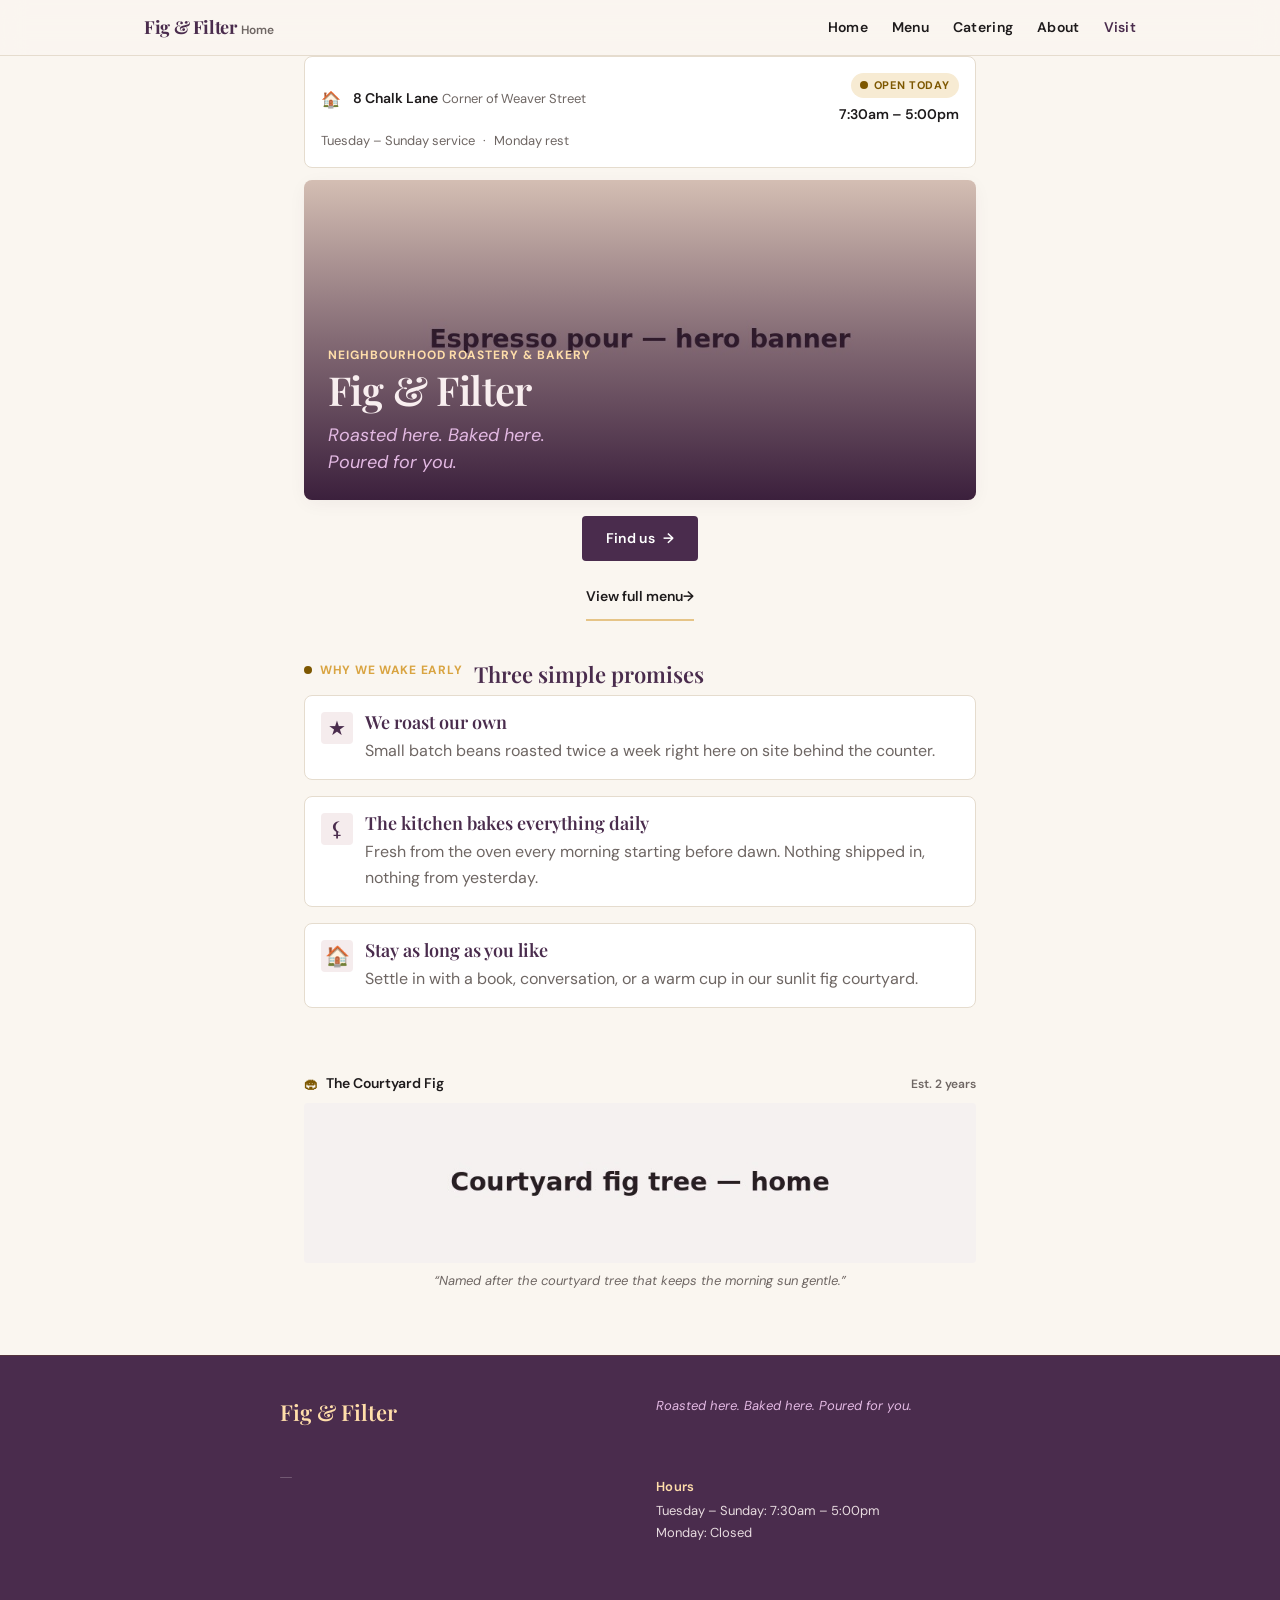
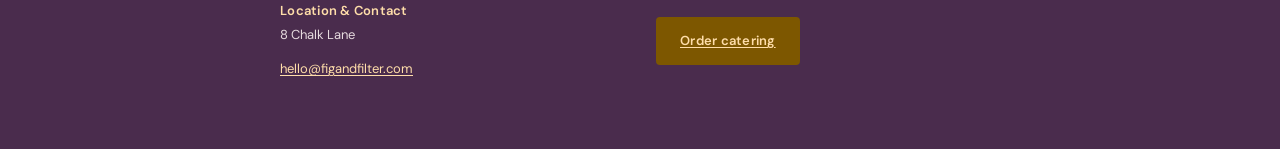
<file: index.html>
<!DOCTYPE html>
<html lang="en">
<head>
<meta charset="utf-8">
<meta name="viewport" content="width=device-width, initial-scale=1.0">
<title>Fig & Filter</title>
<link rel="stylesheet" href="styles.css">
</head>
<body>
<a class="skip-link" href="#main">Skip to main content</a>

<header class="site-header">
  <div class="header-inner">
    <a href="index.html" class="brand" aria-label="Fig & Filter home">
      <div>
        <span class="brand-name">Fig &amp; Filter</span>
        <span class="brand-sub">Home</span>
      </div>
    </a>

    <button class="nav-toggle" aria-label="Open menu" aria-expanded="false" aria-controls="mobile-nav" type="button">
      <span class="bar"></span><span class="bar"></span><span class="bar"></span>
    </button>

    <nav class="desktop-nav" aria-label="Primary navigation">
      <a href="index.html">Home</a>
      <a href="menu.html">Menu</a>
      <a href="catering.html">Catering</a>
      <a href="about.html">About</a>
      <a href="visit.html" aria-current="page">Visit</a>
    </nav>
  </div>
</header>

<div class="nav-overlay" id="nav-overlay"></div>
<nav class="mobile-nav" id="mobile-nav">
  <div class="drawer-header">
    <span class="brand-name">Fig & Filter</span>
    <button class="close-nav" aria-label="Close menu" type="button">&times;</button>
  </div>
  <ul>
    <li><a href="index.html">Home</a></li>
    <li><a href="menu.html">Menu</a></li>
    <li><a href="catering.html">Catering</a></li>
    <li><a href="about.html">About</a></li>
    <li><a href="visit.html" aria-current="page">Visit</a></li>
  </ul>
  <div class="divider"></div>
</nav>

<main id="main">
  <div class="container">
    <!-- Operational context bar (above the fold) -->
    <section class="op-bar">
      <div class="op-row">
        <div class="op-contact">
          <span class="op-icon">&#127968;</span>
          <div>
            <span class="addr">8 Chalk Lane</span>
            <span class="addr-note">Corner of Weaver Street</span>
          </div>
        </div>
        <div class="op-status">
          <span class="status-pill"><span class="dot" aria-hidden="true"></span>Open Today</span>
          <span class="op-hours">7:30am &ndash; 5:00pm</span>
        </div>
      </div>
      <div class="op-service">
        <span>Tuesday &ndash; Sunday service</span>
        <span>&middot;</span>
        <span>Monday rest</span>
      </div>
    </section>

    <!-- Hero -->
    <section class="hero">
      <img class="hero-img" src="images/hero-espresso-pour.jpg" alt="Close up artisanal shot of rich dark velvet espresso pouring steadily from an authentic chrome portafilter into a speckled earthen ceramic cup, forming a glistening hazelnut and golden crema layer, morning sunlight cascading through the cafe window with soft ambient warmth, palette deep fig purple and warm amber accents." width="900" height="600">
      <div class="hero-scrim" aria-hidden="true"></div>
      <div class="hero-content">
        <span class="hero-eyebrow">Neighbourhood Roastery &amp; Bakery</span>
        <h1>Fig &amp; Filter</h1>
        <p class="subtitle">Roasted here. Baked here. Poured for you.</p>
      </div>
    </section>

    <!-- Primary CTA + secondary nav -->
    <section class="cta-section text-center">
      <a href="visit.html" class="btn-primary">Find us <span aria-hidden="true">&rarr;</span></a>
      <a href="menu.html" class="link-text">View full menu <span aria-hidden="true">&rarr;</span></a>
    </section>

    <!-- Three simple promises -->
    <section>
      <div class="section-head">
        <span class="eyebrow"><span class="dot" aria-hidden="true"></span>Why we wake early</span>
        <h2>Three simple promises</h2>
      </div>
      <div class="promise-list">
        <div class="promise-item">
          <span class="icon">&#9733;</span>
          <div>
            <h3>We roast our own</h3>
            <p>Small batch beans roasted twice a week right here on site behind the counter.</p>
          </div>
        </div>
        <div class="promise-item">
          <span class="icon">&#9912;</span>
          <div>
            <h3>The kitchen bakes everything daily</h3>
            <p>Fresh from the oven every morning starting before dawn. Nothing shipped in, nothing from yesterday.</p>
          </div>
        </div>
        <div class="promise-item">
          <span class="icon">&#127968;</span>
          <div>
            <h3>Stay as long as you like</h3>
            <p>Settle in with a book, conversation, or a warm cup in our sunlit fig courtyard.</p>
          </div>
        </div>
      </div>
    </section>

    <!-- Courtyard ambience peek -->
    <section>
      <div class="court-peek">
        <div class="court-label">
          <span class="op-icon">&#127967;</span>
          <span>The Courtyard Fig</span>
          <span style="margin-left:auto; font-size:12px; color:var(--text-muted);">Est. 2 years</span>
        </div>
        <img src="images/courtyard-fig.jpg" alt="Quiet cobblestone courtyard garden behind an artisanal cafe, leafy mature fig tree spreading shade across timber cafe tables, patrons quietly reading books with steaming ceramic mugs, soft gentle morning light and warm earthy tones." width="900" height="600">
        <p class="court-quote">&ldquo;Named after the courtyard tree that keeps the morning sun gentle.&rdquo;</p>
      </div>
    </section>
  </div>
</main>

<footer class="site-footer">
  <div class="footer-inner">
    <span class="footer-brand">Fig &amp; Filter</span>
    <span class="footer-tagline">Roasted here. Baked here. Poured for you.</span>
    <div class="footer-div" aria-hidden="true"></div>

    <div class="footer-block">
      <span class="foot-label">Hours</span>
      <p>Tuesday &ndash; Sunday: 7:30am &ndash; 5:00pm</p>
      <p>Monday: Closed</p>
    </div>
    <div class="footer-block">
      <span class="foot-label">Location &amp; Contact</span>
      <p>8 Chalk Lane</p>
      <p><a href="mailto:hello@figandfilter.com">hello@figandfilter.com</a></p>
    </div>

    <div class="footer-block footer-catering">
      <a href="catering.html" class="btn-footer">Order catering</a>
    </div>
  </div>
</footer>

<script>
(function(){
  var btn = document.querySelector('.nav-toggle');
  var nav = document.getElementById('mobile-nav');
  var overlay = document.getElementById('nav-overlay');
  var close = document.querySelector('.close-nav');
  var links = nav.querySelectorAll('a');
  function openNav(){
    btn.setAttribute('aria-expanded','true');
    nav.classList.add('open');
    overlay.classList.add('open');
    document.body.style.overflow = 'hidden';
  }
  function closeNav(){
    btn.setAttribute('aria-expanded','false');
    nav.classList.remove('open');
    overlay.classList.remove('open');
    document.body.style.overflow = '';
  }
  btn.addEventListener('click', openNav);
  close.addEventListener('click', closeNav);
  overlay.addEventListener('click', closeNav);
  links.forEach(function(link){ link.addEventListener('click', closeNav); });
})();
</script>
</body>
</html>
</file>
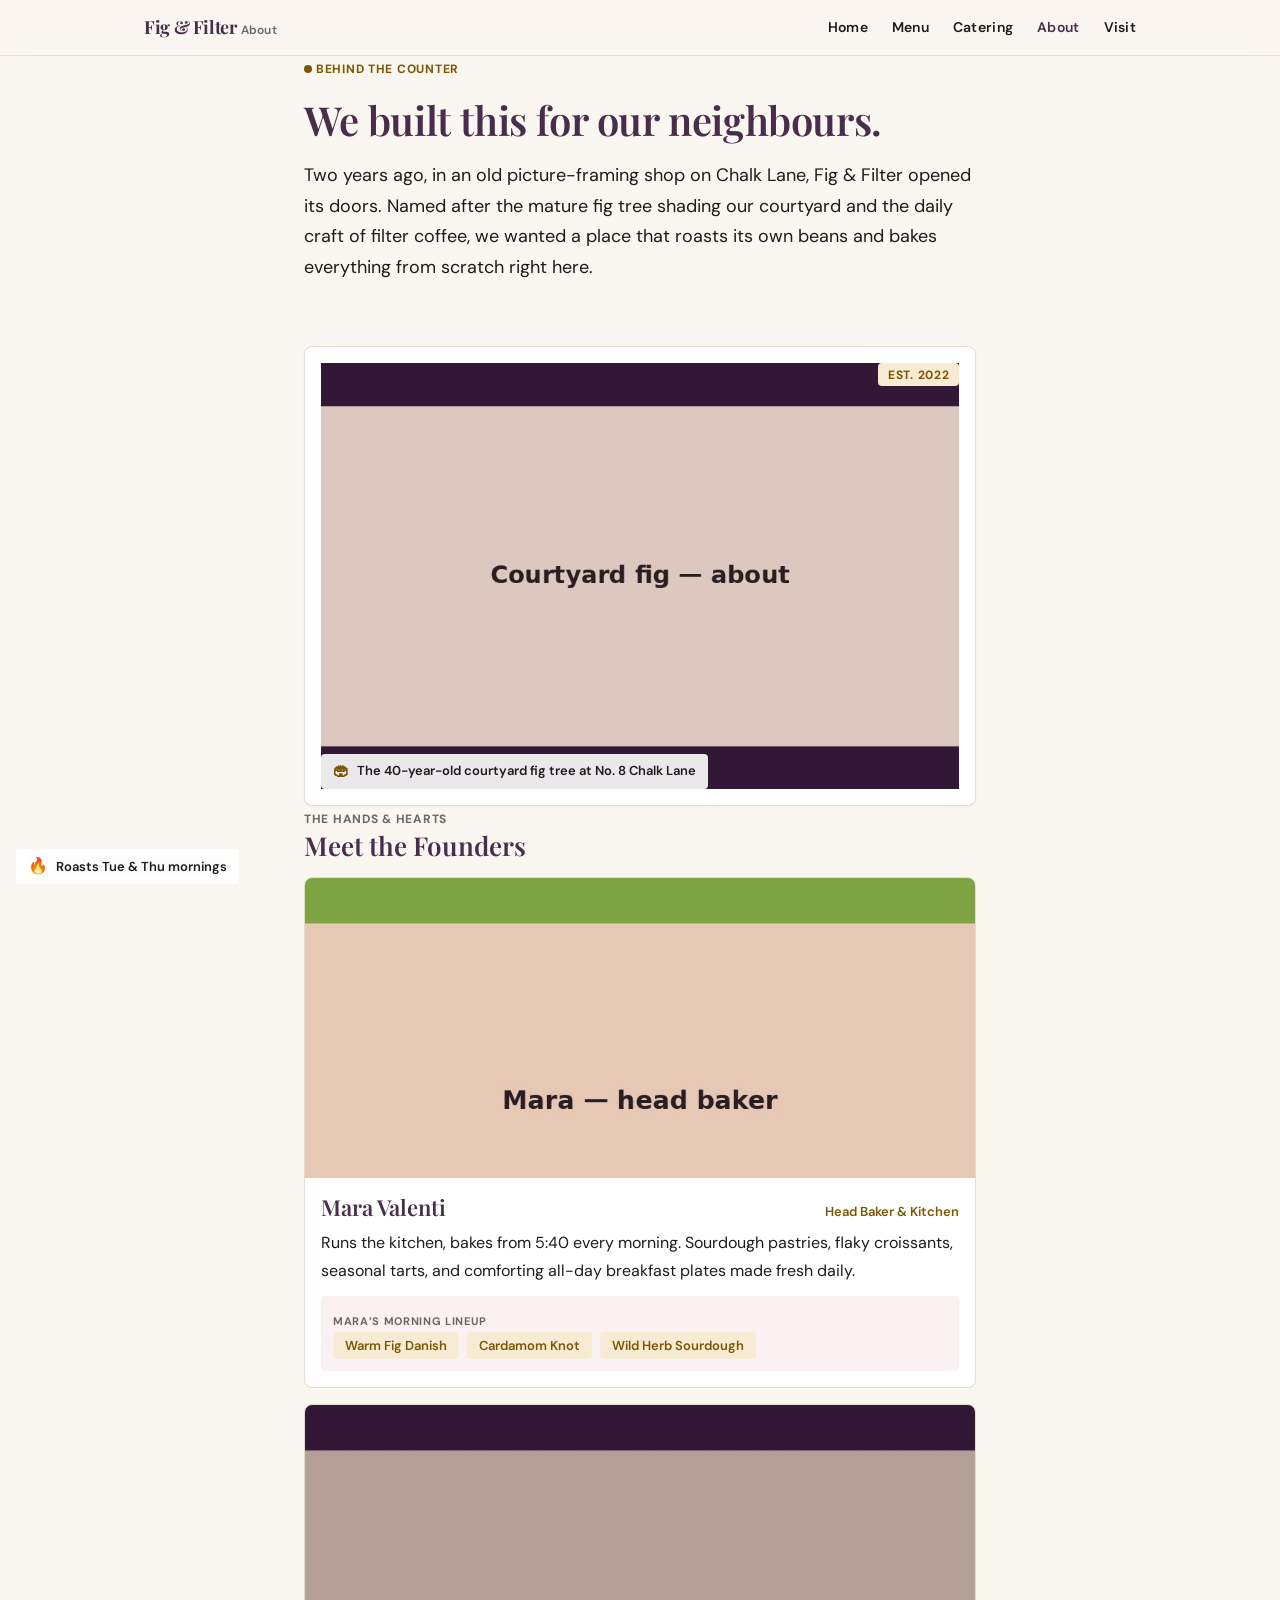
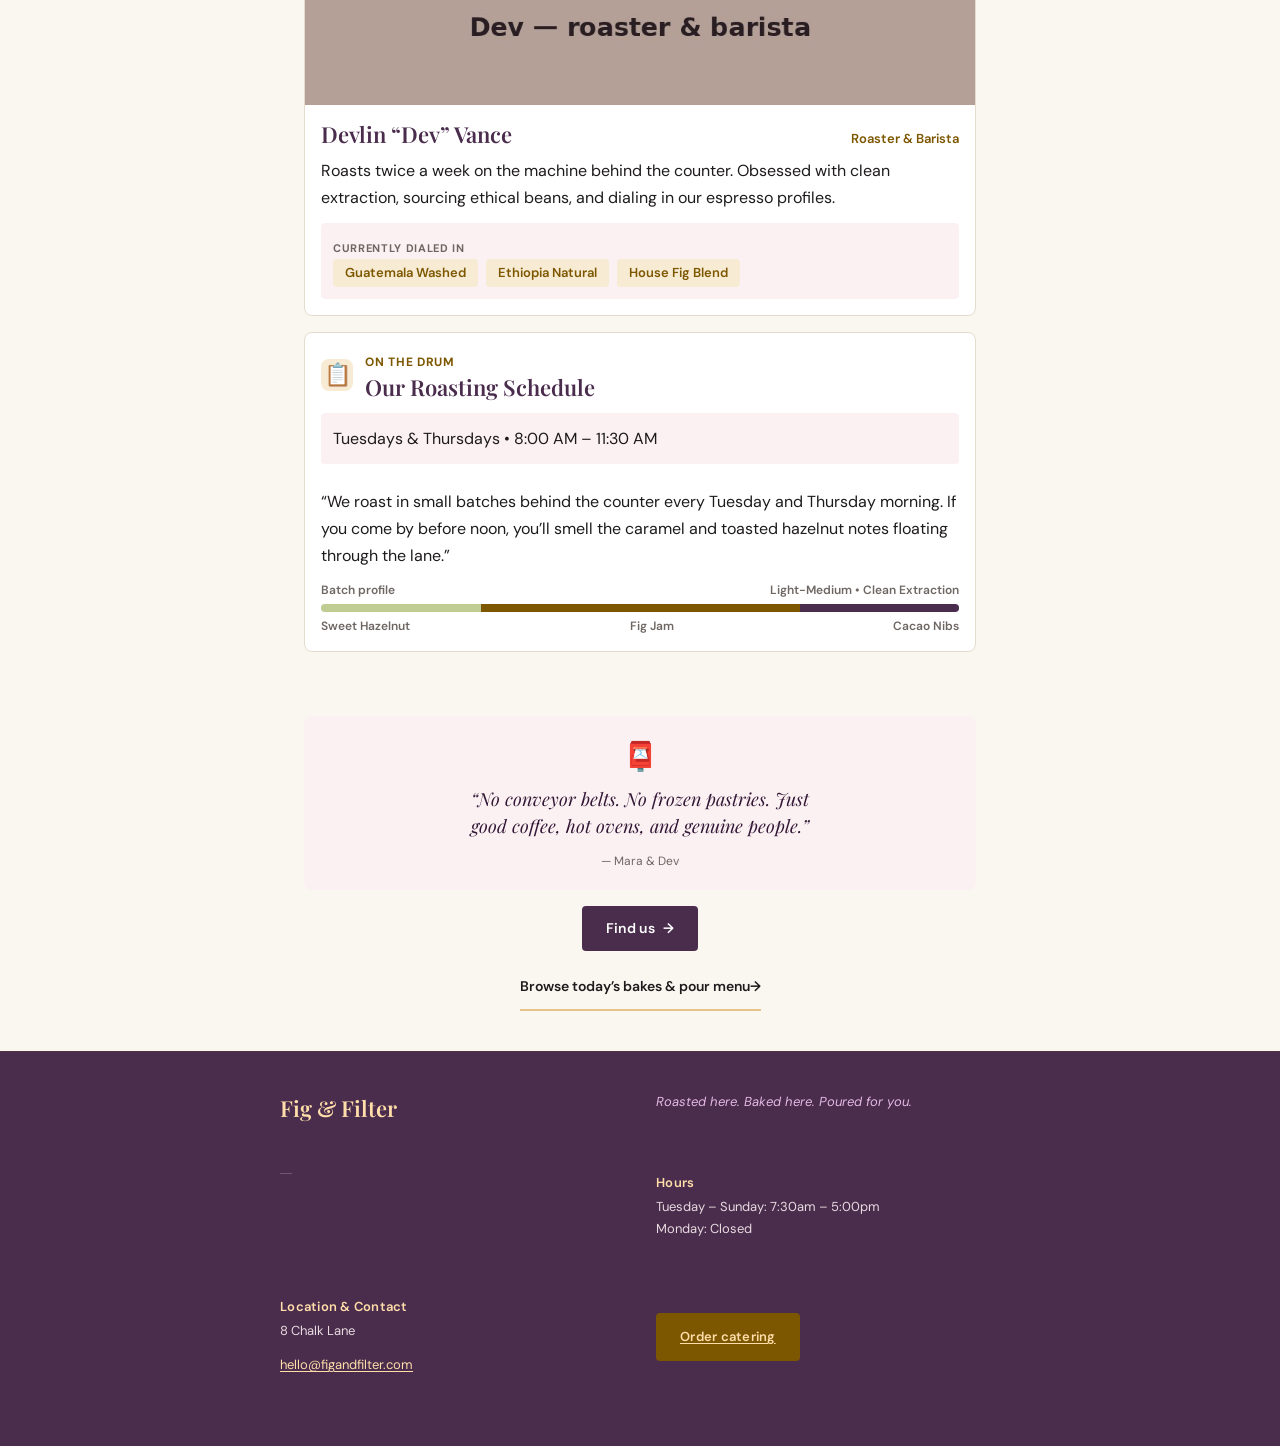
<file: about.html>
<!DOCTYPE html>
<html lang="en">
<head>
<meta charset="utf-8">
<meta name="viewport" content="width=device-width, initial-scale=1.0">
<title>About &mdash; Fig & Filter</title>
<link rel="stylesheet" href="styles.css">
</head>
<body>
<a class="skip-link" href="#main">Skip to main content</a>

<header class="site-header">
  <div class="header-inner">
    <a href="index.html" class="brand" aria-label="Fig & Filter home">
      <div>
        <span class="brand-name">Fig &amp; Filter</span>
        <span class="brand-sub">About</span>
      </div>
    </a>

    <button class="nav-toggle" aria-label="Open menu" aria-expanded="false" aria-controls="mobile-nav" type="button">
      <span class="bar"></span><span class="bar"></span><span class="bar"></span>
    </button>

    <nav class="desktop-nav" aria-label="Primary navigation">
      <a href="index.html">Home</a>
      <a href="menu.html">Menu</a>
      <a href="catering.html">Catering</a>
      <a href="about.html" aria-current="page">About</a>
      <a href="visit.html">Visit</a>
    </nav>
  </div>
</header>

<div class="nav-overlay" id="nav-overlay"></div>
<nav class="mobile-nav" id="mobile-nav">
  <div class="drawer-header">
    <span class="brand-name">Fig & Filter</span>
    <button class="close-nav" aria-label="Close menu" type="button">&times;</button>
  </div>
  <ul>
    <li><a href="index.html">Home</a></li>
    <li><a href="menu.html">Menu</a></li>
    <li><a href="catering.html">Catering</a></li>
    <li><a href="about.html" aria-current="page">About</a></li>
    <li><a href="visit.html">Visit</a></li>
  </ul>
  <div class="divider"></div>
</nav>

<main id="main">
  <div class="container">
    <div class="flex-row" style="gap:0.5rem; margin-bottom:1rem;">
      <span class="dot" style="width:8px;height:8px;border-radius:50%;background:#7d5700;display:inline-block;"></span>
      <span style="font-family:'DM Sans',sans-serif;font-size:12px;font-weight:700;letter-spacing:0.06em;text-transform:uppercase;color:#7d5700;">Behind The Counter</span>
    </div>

    <section class="about-intro">
      <h1>We built this for our neighbours.</h1>
      <p>Two years ago, in an old picture-framing shop on Chalk Lane, Fig &amp; Filter opened its doors. Named after the mature fig tree shading our courtyard and the daily craft of filter coffee, we wanted a place that roasts its own beans and bakes everything from scratch right here.</p>
    </section>

    <!-- Courtyard fig tree image -->
    <div class="card" style="position:relative;">
      <img src="images/courtyard-fig-tree.jpg" alt="Sunlight filtering through the lush broad green leaves of a mature fig tree in an intimate brick-paved caf&eacute; courtyard at 8 Chalk Lane. Warm morning lighting with amber sunbeams, rustic timber benches, natural tactile Mediterranean aesthetic, rich plum and deep purple shadows, quiet neighbourhood morning feel." width="900" height="600">
      <div class="badge" style="position:absolute; bottom:1rem; left:1rem; background:rgba(255,255,255,0.9); backdrop-filter:blur(6px); padding:0.35rem 0.75rem; border-radius:var(--radius); display:flex; align-items:center; gap:0.5rem; font-size:13px; color:var(--on-surface); font-weight:600;">
        <span class="ic" style="color:var(--secondary); font-size:16px;">&#127967;</span>
        <span>The 40-year-old courtyard fig tree at No. 8 Chalk Lane</span>
      </div>
      <span style="position:absolute; top:1rem; right:1rem; font-family:'DM Sans',sans-serif;font-size:12px;font-weight:700;letter-spacing:0.06em;text-transform:uppercase;color:var(--secondary); background:var(--accent-amber-subtle); padding:0.15rem 0.6rem; border-radius:var(--radius);">Est. 2022</span>
    </div>

    <!-- Founders -->
    <div class="founders-head">
      <div>
        <span style="font-family:'DM Sans',sans-serif;font-size:12px;font-weight:700;letter-spacing:0.06em;text-transform:uppercase;color:var(--text-muted);">The Hands &amp; Hearts</span>
        <h2>Meet the Founders</h2>
      </div>
    </div>

    <!-- Mara profile -->
    <article class="profile-card" id="profile-mara">
      <img src="images/mara-portrait.jpg" alt="Intimate portrait of Mara, an artisan pastry chef in a natural linen apron dust-flecked with organic flour. She stands in a sunlit warm caf&eacute; kitchen beside fresh golden sourdough croissants and seasonal fig tarts. Natural candid smile, warm earthy lighting, amber accents, deep fig shadows, authentic artisanal tone." width="900" height="600">
      <div class="badge" style="position:absolute; bottom:1rem; left:1rem; background:rgba(255,255,255,0.9); backdrop-filter:blur(6px); padding:0.35rem 0.75rem; border-radius:var(--radius); display:flex; align-items:center; gap:0.5rem; font-size:13px; color:var(--on-surface); font-weight:600;">
        <span class="ic" style="color:var(--secondary); font-size:16px;">&#8987;</span>
        <span>Kitchen starts at 05:40 AM</span>
      </div>
      <div class="profile-body">
        <div class="profile-head">
          <h3>Mara Valenti</h3>
          <span class="profile-role">Head Baker &amp; Kitchen</span>
        </div>
        <p>Runs the kitchen, bakes from 5:40 every morning. Sourdough pastries, flaky croissants, seasonal tarts, and comforting all-day breakfast plates made fresh daily.</p>
        <div class="routine">
          <span class="routine-label">Mara&rsquo;s morning lineup</span>
          <div class="routine-items">
            <span class="routine-item">Warm Fig Danish</span>
            <span class="routine-item">Cardamom Knot</span>
            <span class="routine-item">Wild Herb Sourdough</span>
          </div>
        </div>
      </div>
    </article>

    <!-- Dev profile -->
    <article class="profile-card" id="profile-dev">
      <img src="images/dev-portrait.jpg" alt="Intimate portrait of Dev, a master specialty coffee roaster inspecting fresh lightly roasted coffee beans in his cupping spoon beside an artisan vintage small-batch roaster. Warm morning coffee bar interior, atmospheric golden light, rich fig purple tones, clean artisanal aesthetic, genuine warm expression." width="900" height="600">
      <div class="badge" style="position:absolute; bottom:1rem; left:1rem; background:rgba(255,255,255,0.9); backdrop-filter:blur(6px); padding:0.35rem 0.75rem; border-radius:var(--radius); display:flex; align-items:center; gap:0.5rem; font-size:13px; color:var(--on-surface); font-weight:600;">
        <span class="ic" style="color:var(--secondary); font-size:16px;">&#128293;</span>
        <span>Roasts Tue &amp; Thu mornings</span>
      </div>
      <div class="profile-body">
        <div class="profile-head">
          <h3>Devlin &ldquo;Dev&rdquo; Vance</h3>
          <span class="profile-role">Roaster &amp; Barista</span>
        </div>
        <p>Roasts twice a week on the machine behind the counter. Obsessed with clean extraction, sourcing ethical beans, and dialing in our espresso profiles.</p>
        <div class="routine">
          <span class="routine-label">Currently dialed in</span>
          <div class="routine-items">
            <span class="routine-item">Guatemala Washed</span>
            <span class="routine-item">Ethiopia Natural</span>
            <span class="routine-item">House Fig Blend</span>
          </div>
        </div>
      </div>
    </article>

    <!-- Roasting schedule -->
    <section class="schedule-card">
      <div class="schedule-head">
        <span class="schedule-icon">&#128203;</span>
        <div>
          <span class="sched-label">On The Drum</span>
          <h3>Our Roasting Schedule</h3>
        </div>
      </div>
      <div class="schedule-body">
        Tuesdays &amp; Thursdays &bull; 8:00 AM &ndash; 11:30 AM
      </div>
      <p style="font-size:16px; color:var(--on-surface); line-height:1.7; margin:0.75rem 0 0;">&ldquo;We roast in small batches behind the counter every Tuesday and Thursday morning. If you come by before noon, you&rsquo;ll smell the caramel and toasted hazelnut notes floating through the lane.&rdquo;</p>
      <div class="schedule-meter">
        <div class="meter-row"><span>Batch profile</span><span class="text-primary" style="font-weight:600;">Light-Medium &bull; Clean Extraction</span></div>
        <div class="meter-bar">
          <span class="meter-seg s1" aria-hidden="true"></span>
          <span class="meter-seg s2" aria-hidden="true"></span>
          <span class="meter-seg s3" aria-hidden="true"></span>
        </div>
        <div class="meter-row"><span>Sweet Hazelnut</span><span>Fig Jam</span><span>Cacao Nibs</span></div>
      </div>
    </section>

    <!-- Quote -->
    <div class="quote-card">
      <span class="q-icon">&#128238;</span>
      <blockquote>&ldquo;No conveyor belts. No frozen pastries. Just good coffee, hot ovens, and genuine people.&rdquo;</blockquote>
      <span class="q-attrib">&mdash; Mara &amp; Dev</span>
    </div>

    <!-- Primary CTA -->
    <section class="cta-section text-center">
      <a href="visit.html" class="btn-primary">Find us <span aria-hidden="true">&rarr;</span></a>
      <a href="menu.html" class="link-text">Browse today&rsquo;s bakes &amp; pour menu <span aria-hidden="true">&rarr;</span></a>
    </section>
  </div>
</main>

<footer class="site-footer">
  <div class="footer-inner">
    <span class="footer-brand">Fig &amp; Filter</span>
    <span class="footer-tagline">Roasted here. Baked here. Poured for you.</span>
    <div class="footer-div" aria-hidden="true"></div>
    <div class="footer-block">
      <span class="foot-label">Hours</span>
      <p>Tuesday &ndash; Sunday: 7:30am &ndash; 5:00pm</p>
      <p>Monday: Closed</p>
    </div>
    <div class="footer-block">
      <span class="foot-label">Location &amp; Contact</span>
      <p>8 Chalk Lane</p>
      <p><a href="mailto:hello@figandfilter.com">hello@figandfilter.com</a></p>
    </div>
    <div class="footer-block footer-catering">
      <a href="catering.html" class="btn-footer">Order catering</a>
    </div>
  </div>
</footer>

<script>
(function(){
  var btn = document.querySelector('.nav-toggle');
  var nav = document.getElementById('mobile-nav');
  var overlay = document.getElementById('nav-overlay');
  var close = document.querySelector('.close-nav');
  var links = nav.querySelectorAll('a');
  function openNav(){
    btn.setAttribute('aria-expanded','true');
    nav.classList.add('open');
    overlay.classList.add('open');
    document.body.style.overflow = 'hidden';
  }
  function closeNav(){
    btn.setAttribute('aria-expanded','false');
    nav.classList.remove('open');
    overlay.classList.remove('open');
    document.body.style.overflow = '';
  }
  btn.addEventListener('click', openNav);
  close.addEventListener('click', closeNav);
  overlay.addEventListener('click', closeNav);
  links.forEach(function(link){ link.addEventListener('click', closeNav); });
})();
</script>
</body>
</html>
</file>
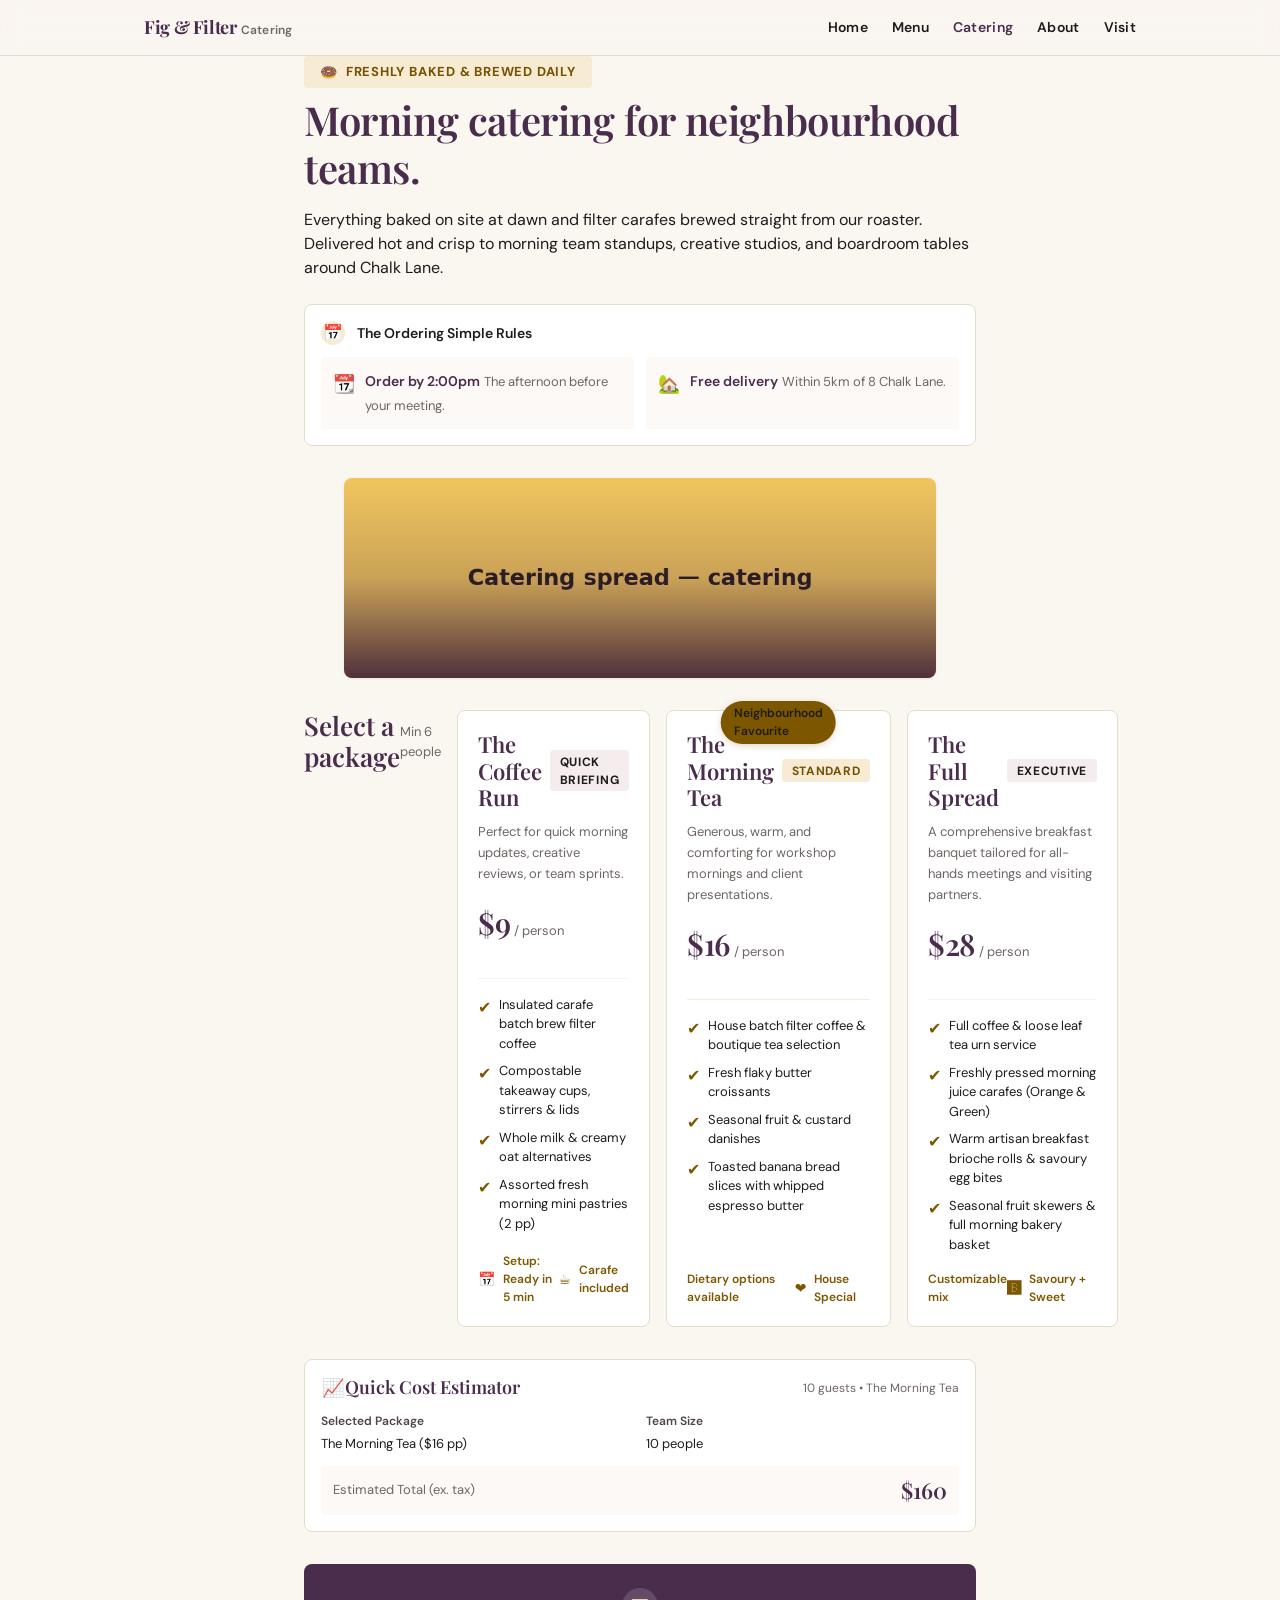
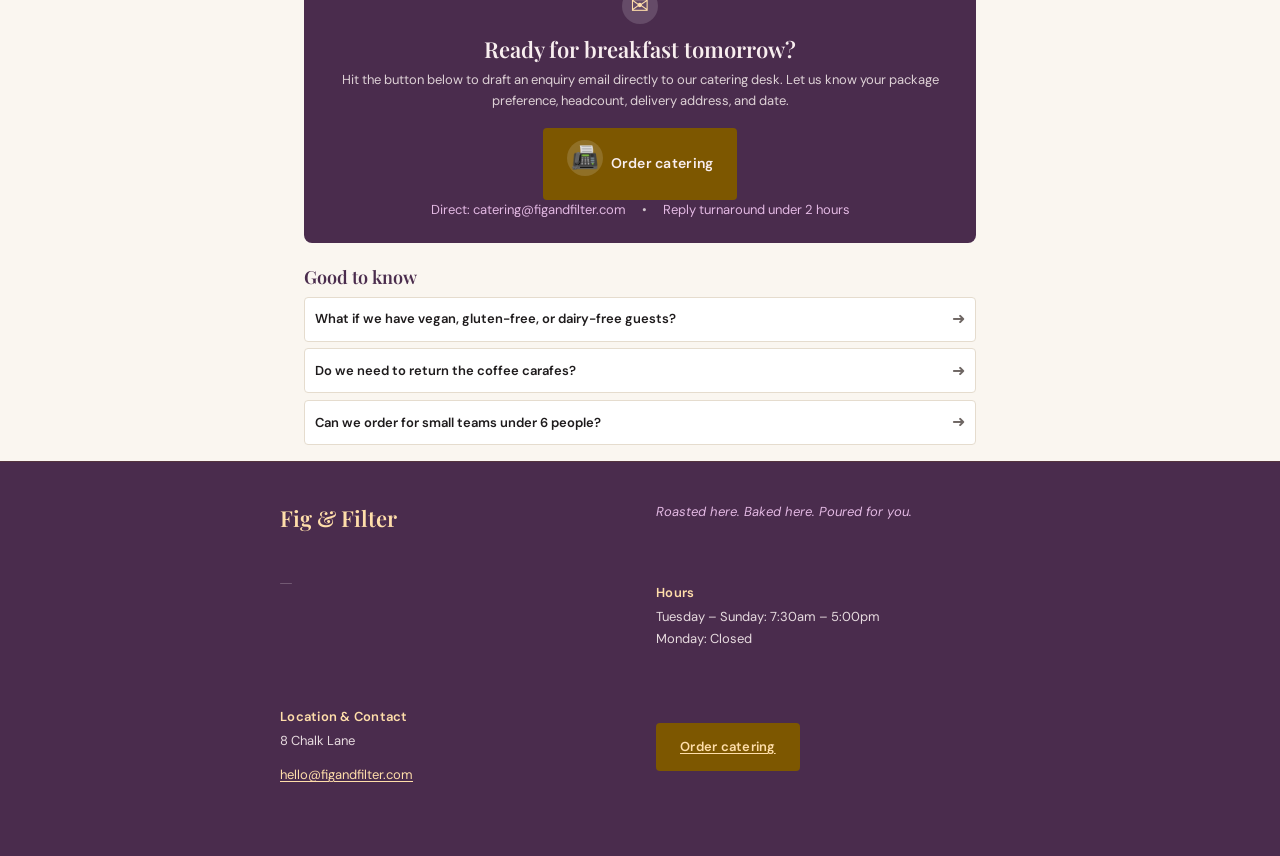
<file: catering.html>
<!DOCTYPE html>
<html lang="en">
<head>
<meta charset="utf-8">
<meta name="viewport" content="width=device-width, initial-scale=1.0">
<title>Catering &mdash; Fig & Filter</title>
<link rel="stylesheet" href="styles.css">
</head>
<body>
<a class="skip-link" href="#main">Skip to main content</a>

<header class="site-header">
  <div class="header-inner">
    <a href="index.html" class="brand" aria-label="Fig & Filter home">
      <div>
        <span class="brand-name">Fig &amp; Filter</span>
        <span class="brand-sub">Catering</span>
      </div>
    </a>

    <button class="nav-toggle" aria-label="Open menu" aria-expanded="false" aria-controls="mobile-nav" type="button">
      <span class="bar"></span><span class="bar"></span><span class="bar"></span>
    </button>

    <nav class="desktop-nav" aria-label="Primary navigation">
      <a href="index.html">Home</a>
      <a href="menu.html">Menu</a>
      <a href="catering.html" aria-current="page">Catering</a>
      <a href="about.html">About</a>
      <a href="visit.html">Visit</a>
    </nav>
  </div>
</header>

<div class="nav-overlay" id="nav-overlay"></div>
<nav class="mobile-nav" id="mobile-nav">
  <div class="drawer-header">
    <span class="brand-name">Fig & Filter</span>
    <button class="close-nav" aria-label="Close menu" type="button">&times;</button>
  </div>
  <ul>
    <li><a href="index.html">Home</a></li>
    <li><a href="menu.html">Menu</a></li>
    <li><a href="catering.html" aria-current="page">Catering</a></li>
    <li><a href="about.html">About</a></li>
    <li><a href="visit.html">Visit</a></li>
  </ul>
  <div class="divider"></div>
</nav>

<main id="main">
  <div class="container">
    <!-- Intro -->
    <section class="cat-intro">
      <span class="cat-eyebrow"><span class="ic">&#127849;</span>Freshly Baked &amp; Brewed Daily</span>
      <h1>Morning catering for neighbourhood teams.</h1>
      <p>Everything baked on site at dawn and filter carafes brewed straight from our roaster. Delivered hot and crisp to morning team standups, creative studios, and boardroom tables around Chalk Lane.</p>
    </section>

    <!-- Logistics rules -->
    <section class="rules">
      <div class="rules-head">
        <span class="rules-icon">&#128197;</span>
        <span class="rules-title">The Ordering Simple Rules</span>
      </div>
      <div class="rules-grid">
        <div class="rule-item">
          <span class="ic">&#128198;</span>
          <div>
            <span class="rule-name">Order by 2:00pm</span>
            <span class="rule-note">The afternoon before your meeting.</span>
          </div>
        </div>
        <div class="rule-item">
          <span class="ic">&#127969;</span>
          <div>
            <span class="rule-name">Free delivery</span>
            <span class="rule-note">Within 5km of 8 Chalk Lane.</span>
          </div>
        </div>
      </div>
    </section>

    <!-- One photograph -->
    <figure class="cat-figure" aria-hidden="true" style="position:relative;">
      <img src="images/catering-spread.jpg" alt="A warm, artisanal morning catering spread laid out on a rustic timber board in a bright studio. Includes fresh golden laminated croissants, warm cinnamon fruit danishes, stainless steel filter coffee carafes, ceramic mugs, and delicate linen napkins. Warm morning natural sunlight, editorial aesthetic, deep purple and honey amber tones." width="900" height="600">
      <div class="scrim" aria-hidden="true"></div>
      <p>Straight from Mara&rsquo;s oven and Dev&rsquo;s roaster.</p>
    </figure>

    <!-- Packages -->
    <section class="packages">
      <div class="packages-head">
        <h2>Select a package</h2>
        <span class="min-note">Min 6 people</span>
      </div>

      <!-- Tier 1: The Coffee Run -->
      <div class="package-card">
        <div class="package-head">
          <h3>The Coffee Run</h3>
          <span class="package-tag">Quick Briefing</span>
        </div>
        <p class="package-desc">Perfect for quick morning updates, creative reviews, or team sprints.</p>
        <div class="package-price">
          <span class="price">$9</span><span class="per">/ person</span>
        </div>
        <div class="package-divider" aria-hidden="true"></div>
        <ul class="package-list">
          <li><span class="ic">&#10004;</span><span>Insulated carafe batch brew filter coffee</span></li>
          <li><span class="ic">&#10004;</span><span>Compostable takeaway cups, stirrers &amp; lids</span></li>
          <li><span class="ic">&#10004;</span><span>Whole milk &amp; creamy oat alternatives</span></li>
          <li><span class="ic">&#10004;</span><span>Assorted fresh morning mini pastries (2 pp)</span></li>
        </ul>
        <div class="package-foot">
          <span class="setup-tag"><span class="ic">&#128197;</span>Setup: Ready in 5 min</span>
          <span class="setup-tag"><span class="ic">&#9749;</span>Carafe included</span>
        </div>
      </div>

      <!-- Tier 2: The Morning Tea (featured) -->
      <div class="package-card" style="position:relative;">
        <span class="featured-badge">Neighbourhood Favourite</span>
        <div class="package-head">
          <h3>The Morning Tea</h3>
          <span class="package-tag" style="background:var(--accent-amber-subtle); color:var(--on-secondary-container);">Standard</span>
        </div>
        <p class="package-desc">Generous, warm, and comforting for workshop mornings and client presentations.</p>
        <div class="package-price">
          <span class="price">$16</span><span class="per">/ person</span>
        </div>
        <div class="package-divider" style="background:var(--accent-amber-subtle);" aria-hidden="true"></div>
        <ul class="package-list">
          <li><span class="ic">&#10004;</span><span>House batch filter coffee &amp; boutique tea selection</span></li>
          <li><span class="ic">&#10004;</span><span>Fresh flaky butter croissants</span></li>
          <li><span class="ic">&#10004;</span><span>Seasonal fruit &amp; custard danishes</span></li>
          <li><span class="ic">&#10004;</span><span>Toasted banana bread slices with whipped espresso butter</span></li>
        </ul>
        <div class="package-foot">
          <span class="setup-tag">Dietary options available</span>
          <span class="setup-tag"><span class="ic">&#10084;</span>House Special</span>
        </div>
      </div>

      <!-- Tier 3: The Full Spread -->
      <div class="package-card">
        <div class="package-head">
          <h3>The Full Spread</h3>
          <span class="package-tag">Executive</span>
        </div>
        <p class="package-desc">A comprehensive breakfast banquet tailored for all-hands meetings and visiting partners.</p>
        <div class="package-price">
          <span class="price">$28</span><span class="per">/ person</span>
        </div>
        <div class="package-divider" aria-hidden="true"></div>
        <ul class="package-list">
          <li><span class="ic">&#10004;</span><span>Full coffee &amp; loose leaf tea urn service</span></li>
          <li><span class="ic">&#10004;</span><span>Freshly pressed morning juice carafes (Orange &amp; Green)</span></li>
          <li><span class="ic">&#10004;</span><span>Warm artisan breakfast brioche rolls &amp; savoury egg bites</span></li>
          <li><span class="ic">&#10004;</span><span>Seasonal fruit skewers &amp; full morning bakery basket</span></li>
        </ul>
        <div class="package-foot">
          <span class="setup-tag">Customizable mix</span>
          <span class="setup-tag"><span class="ic">&#127345;</span>Savoury + Sweet</span>
        </div>
      </div>
    </section>

    <!-- Estimator -->
    <section class="estimator">
      <div class="est-head">
        <span class="est-icon">&#128200;</span>
        <h3>Quick Cost Estimator</h3>
        <span class="est-summary">10 guests &bull; The Morning Tea</span>
      </div>
      <div class="est-grid">
        <div class="est-field">
          <label>Selected Package</label>
          <span style="font-size:13px; color:var(--on-surface);">The Morning Tea ($16 pp)</span>
        </div>
        <div class="est-field">
          <label>Team Size</label>
          <span style="font-size:13px; color:var(--on-surface);">10 people</span>
        </div>
      </div>
      <div class="est-total">
        <span class="label">Estimated Total (ex. tax)</span>
        <span class="value">$160</span>
      </div>
    </section>

    <!-- Primary CTA card -->
    <section class="cta-card">
      <span class="ic">&#9993;</span>
      <h2>Ready for breakfast tomorrow?</h2>
      <p>Hit the button below to draft an enquiry email directly to our catering desk. Let us know your package preference, headcount, delivery address, and date.</p>
      <a href="mailto:catering@figandfilter.com?subject=Catering%20Enquiry%20-%20Fig%20%26%20Filter&amp;body=Hi%20Mara%20%26%20Dev%2C%0A%0AI&rsquo;d%20like%20to%20place%20a%20catering%20enquiry%20for%20our%20team%3A%0A%0A-%20Package%3A%20The%20Morning%20Tea%20(%2416%2Fperson)%0A-%20Number%20of%20people%3A%2010%0A-%20Delivery%20date%20%26%20time%3A%20%0A-%20Delivery%20address%3A%20%0A-%20Dietary%20notes%3A%20%0A%0AThank%20you!" class="btn-primary"><span class="ic">&#128224;</span>Order catering</a>
      <div class="cta-meta">
        <span>Direct: catering@figandfilter.com</span>
        <span class="sep">&#8226;</span>
        <span>Reply turnaround under 2 hours</span>
      </div>
    </section>

    <!-- FAQ -->
    <section class="faq">
      <h3>Good to know</h3>
      <details>
        <summary>What if we have vegan, gluten-free, or dairy-free guests?<span class="ic">&#10140;</span></summary>
        <p>We clearly label all individual boxes. Gluten-free and vegan pastries are baked in a dedicated tray each morning. Just note your dietary numbers in your email.</p>
      </details>
      <details>
        <summary>Do we need to return the coffee carafes?<span class="ic">&#10140;</span></summary>
        <p>Yes, our thermal carafes stay piping hot for 4 hours. We arrange an afternoon pickup between 2:00pm and 4:30pm, or you can drop them back to 8 Chalk Lane next morning.</p>
      </details>
      <details>
        <summary>Can we order for small teams under 6 people?<span class="ic">&#10140;</span></summary>
        <p>Our delivery packages have a 6-person minimum to cover courier logistics. For smaller groups, you are welcome to pick up boxes directly at the caf&eacute; counter via our regular <a href="menu.html">caf&eacute; menu</a>.</p>
      </details>
    </section>
  </div>
</main>

<footer class="site-footer">
  <div class="footer-inner">
    <span class="footer-brand">Fig &amp; Filter</span>
    <span class="footer-tagline">Roasted here. Baked here. Poured for you.</span>
    <div class="footer-div" aria-hidden="true"></div>
    <div class="footer-block">
      <span class="foot-label">Hours</span>
      <p>Tuesday &ndash; Sunday: 7:30am &ndash; 5:00pm</p>
      <p>Monday: Closed</p>
    </div>
    <div class="footer-block">
      <span class="foot-label">Location &amp; Contact</span>
      <p>8 Chalk Lane</p>
      <p><a href="mailto:hello@figandfilter.com">hello@figandfilter.com</a></p>
    </div>
    <div class="footer-block footer-catering">
      <a href="catering.html" class="btn-footer">Order catering</a>
    </div>
  </div>
</footer>

<script>
(function(){
  var btn = document.querySelector('.nav-toggle');
  var nav = document.getElementById('mobile-nav');
  var overlay = document.getElementById('nav-overlay');
  var close = document.querySelector('.close-nav');
  var links = nav.querySelectorAll('a');
  function openNav(){
    btn.setAttribute('aria-expanded','true');
    nav.classList.add('open');
    overlay.classList.add('open');
    document.body.style.overflow = 'hidden';
  }
  function closeNav(){
    btn.setAttribute('aria-expanded','false');
    nav.classList.remove('open');
    overlay.classList.remove('open');
    document.body.style.overflow = '';
  }
  btn.addEventListener('click', openNav);
  close.addEventListener('click', closeNav);
  overlay.addEventListener('click', closeNav);
  links.forEach(function(link){ link.addEventListener('click', closeNav); });
})();
</script>
</body>
</html>
</file>
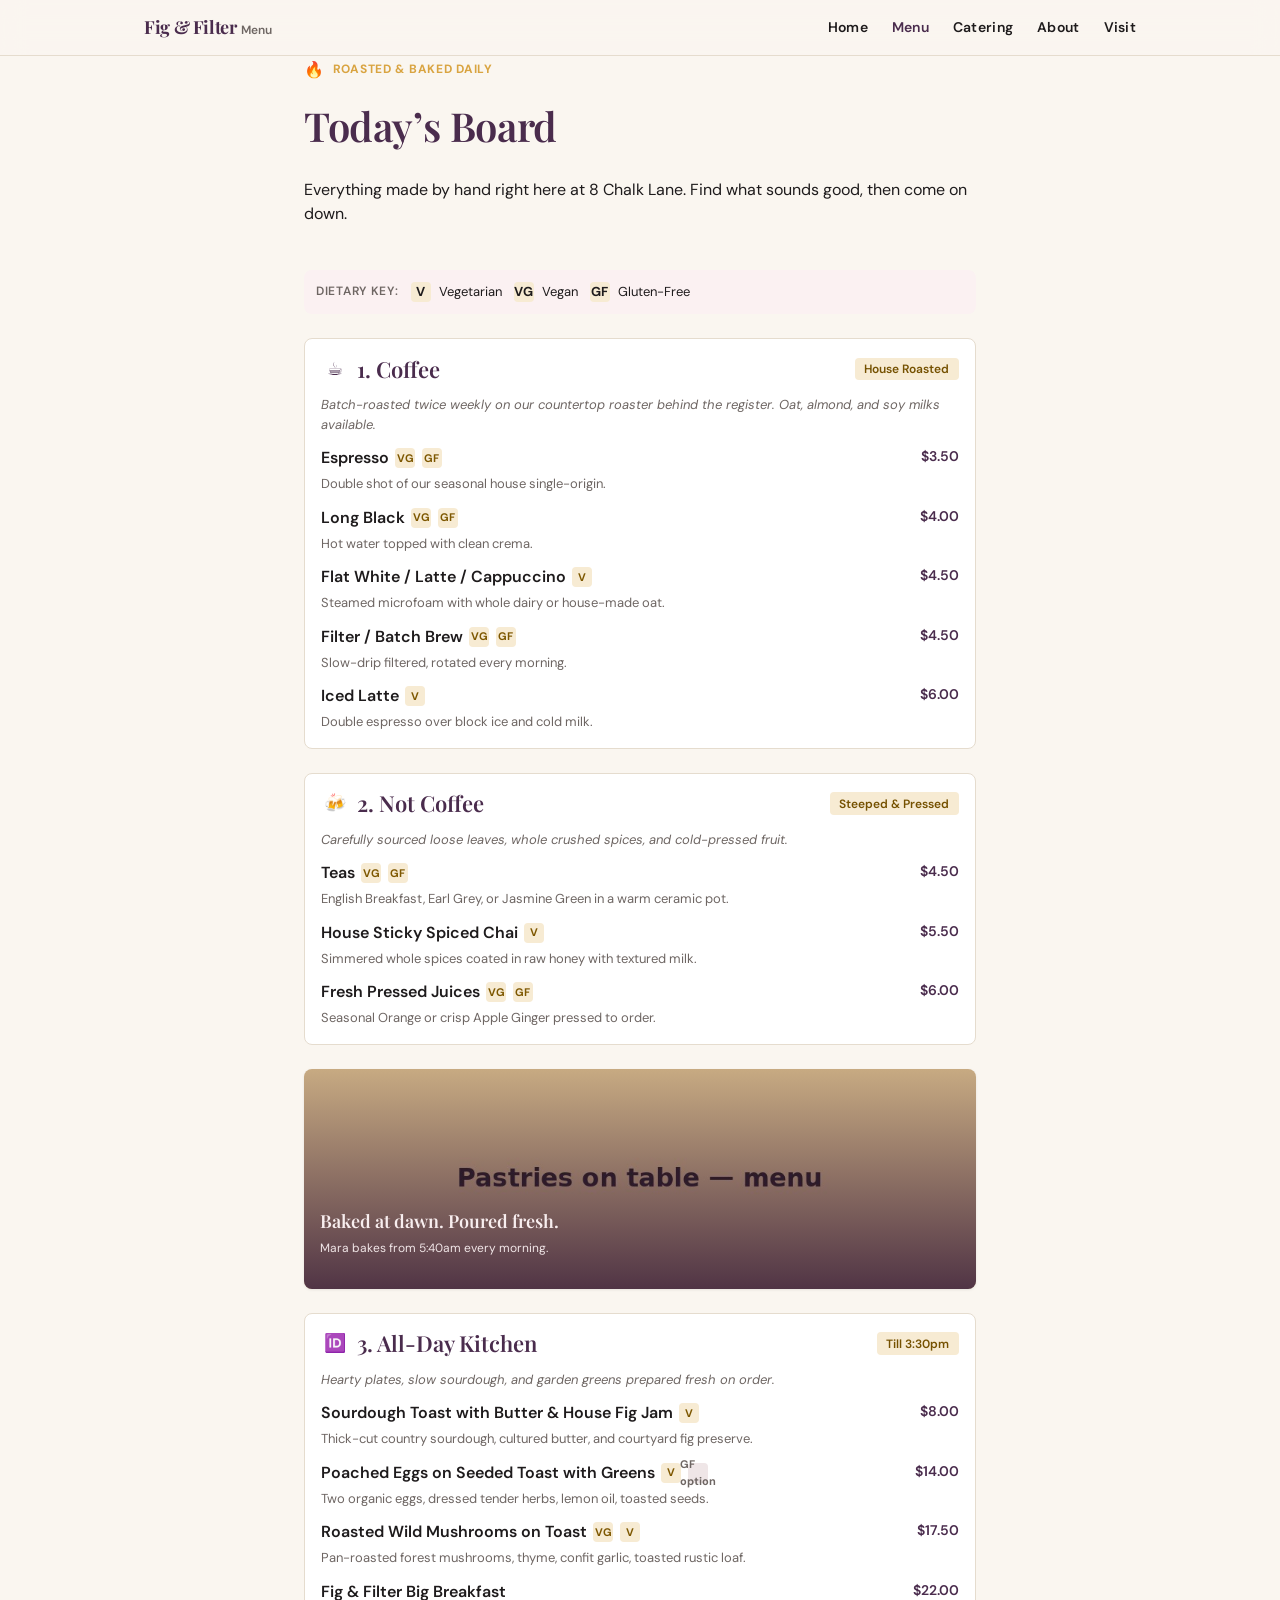
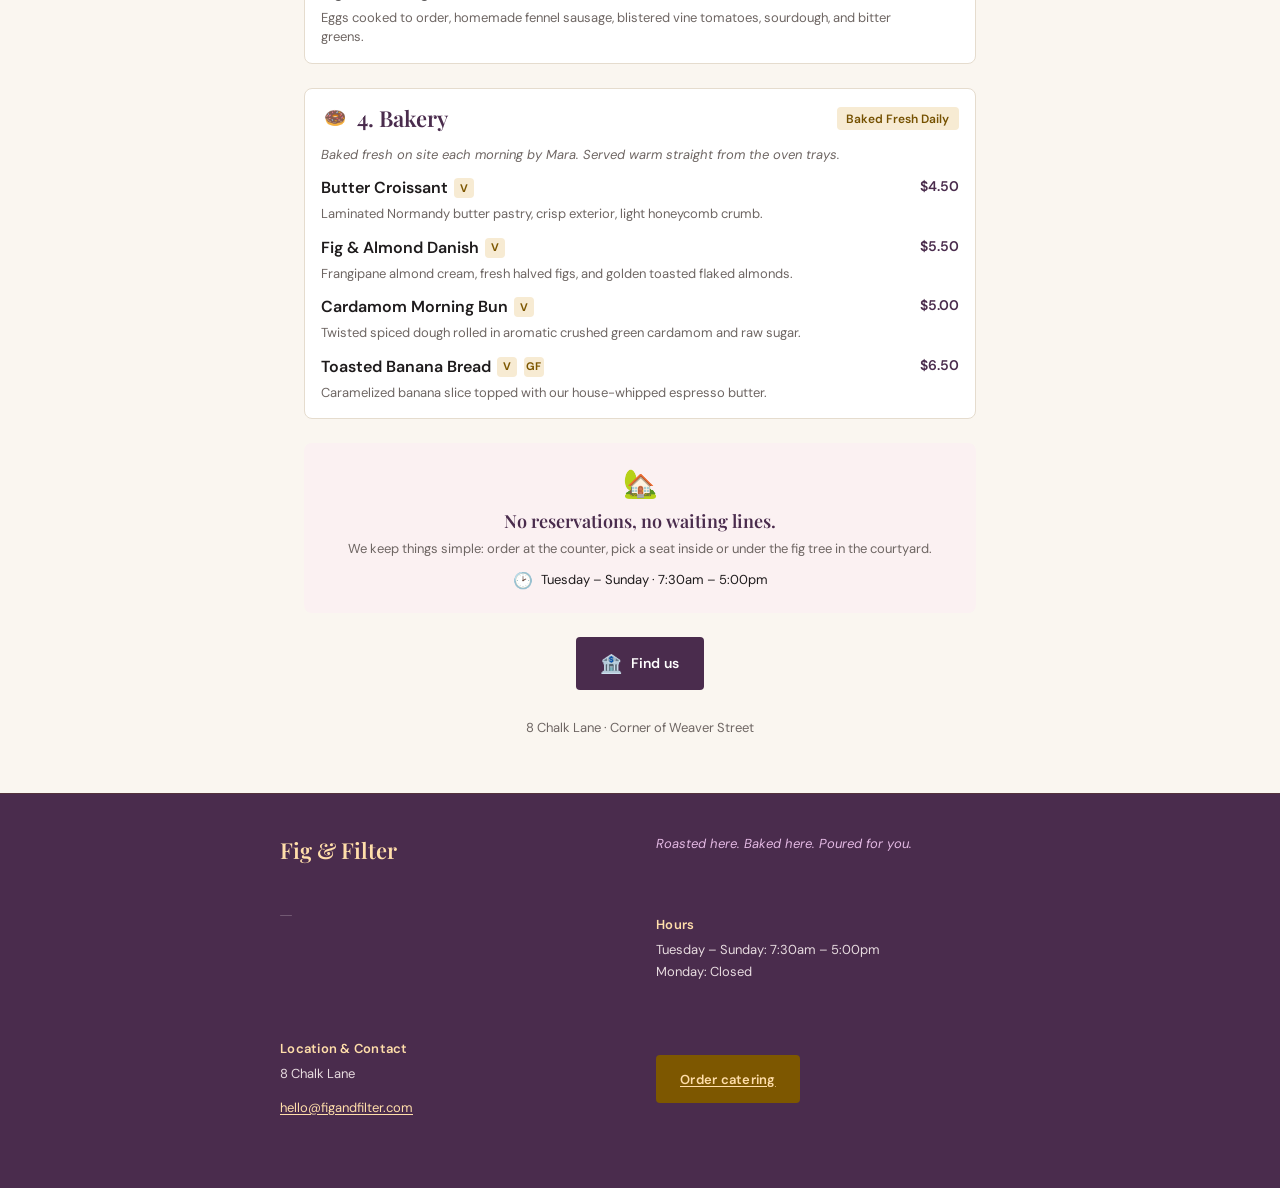
<file: menu.html>
<!DOCTYPE html>
<html lang="en">
<head>
<meta charset="utf-8">
<meta name="viewport" content="width=device-width, initial-scale=1.0">
<title>Menu &mdash; Fig & Filter</title>
<link rel="stylesheet" href="styles.css">
</head>
<body>
<a class="skip-link" href="#main">Skip to main content</a>

<header class="site-header">
  <div class="header-inner">
    <a href="index.html" class="brand" aria-label="Fig & Filter home">
      <div>
        <span class="brand-name">Fig &amp; Filter</span>
        <span class="brand-sub">Menu</span>
      </div>
    </a>

    <button class="nav-toggle" aria-label="Open menu" aria-expanded="false" aria-controls="mobile-nav" type="button">
      <span class="bar"></span><span class="bar"></span><span class="bar"></span>
    </button>

    <nav class="desktop-nav" aria-label="Primary navigation">
      <a href="index.html">Home</a>
      <a href="menu.html" aria-current="page">Menu</a>
      <a href="catering.html">Catering</a>
      <a href="about.html">About</a>
      <a href="visit.html">Visit</a>
    </nav>
  </div>
</header>

<div class="nav-overlay" id="nav-overlay"></div>
<nav class="mobile-nav" id="mobile-nav">
  <div class="drawer-header">
    <span class="brand-name">Fig & Filter</span>
    <button class="close-nav" aria-label="Close menu" type="button">&times;</button>
  </div>
  <ul>
    <li><a href="index.html">Home</a></li>
    <li><a href="menu.html" aria-current="page">Menu</a></li>
    <li><a href="catering.html">Catering</a></li>
    <li><a href="about.html">About</a></li>
    <li><a href="visit.html">Visit</a></li>
  </ul>
  <div class="divider"></div>
</nav>

<main id="main">
  <div class="container">
    <div class="menu-intro">
      <span class="eyebrow"><span class="op-icon" style="font-size:16px;">&#128293;</span>Roasted &amp; Baked Daily</span>
      <h1>Today&rsquo;s Board</h1>
      <p>Everything made by hand right here at 8 Chalk Lane. Find what sounds good, then come on down.</p>
      <div class="diet-key">
        <span class="label">Dietary Key:</span>
        <div class="diet-item"><span class="chip">V</span><span>Vegetarian</span></div>
        <div class="diet-item"><span class="chip">VG</span><span>Vegan</span></div>
        <div class="diet-item"><span class="chip">GF</span><span>Gluten-Free</span></div>
      </div>
    </div>

    <!-- 1. Coffee -->
    <section class="menu-section">
      <div class="menu-head">
        <div class="title-wrap">
          <span class="menu-icon">&#9749;</span>
          <h2>1. Coffee</h2>
        </div>
        <span class="menu-sub">House Roasted</span>
      </div>
      <p class="menu-desc">Batch-roasted twice weekly on our countertop roaster behind the register. Oat, almond, and soy milks available.</p>
      <div class="menu-list">
        <div class="menu-item">
          <div class="info">
            <div class="item-name">Espresso <span class="chip">VG</span><span class="chip">GF</span></div>
            <div class="item-desc">Double shot of our seasonal house single-origin.</div>
          </div>
          <span class="item-price">$3.50</span>
        </div>
        <div class="menu-item">
          <div class="info">
            <div class="item-name">Long Black <span class="chip">VG</span><span class="chip">GF</span></div>
            <div class="item-desc">Hot water topped with clean crema.</div>
          </div>
          <span class="item-price">$4.00</span>
        </div>
        <div class="menu-item">
          <div class="info">
            <div class="item-name">Flat White / Latte / Cappuccino <span class="chip">V</span></div>
            <div class="item-desc">Steamed microfoam with whole dairy or house-made oat.</div>
          </div>
          <span class="item-price">$4.50</span>
        </div>
        <div class="menu-item">
          <div class="info">
            <div class="item-name">Filter / Batch Brew <span class="chip">VG</span><span class="chip">GF</span></div>
            <div class="item-desc">Slow-drip filtered, rotated every morning.</div>
          </div>
          <span class="item-price">$4.50</span>
        </div>
        <div class="menu-item">
          <div class="info">
            <div class="item-name">Iced Latte <span class="chip">V</span></div>
            <div class="item-desc">Double espresso over block ice and cold milk.</div>
          </div>
          <span class="item-price">$6.00</span>
        </div>
      </div>
    </section>

    <!-- 2. Not Coffee -->
    <section class="menu-section">
      <div class="menu-head">
        <div class="title-wrap">
          <span class="menu-icon">&#127867;</span>
          <h2>2. Not Coffee</h2>
        </div>
        <span class="menu-sub">Steeped &amp; Pressed</span>
      </div>
      <p class="menu-desc">Carefully sourced loose leaves, whole crushed spices, and cold-pressed fruit.</p>
      <div class="menu-list">
        <div class="menu-item">
          <div class="info">
            <div class="item-name">Teas <span class="chip">VG</span><span class="chip">GF</span></div>
            <div class="item-desc">English Breakfast, Earl Grey, or Jasmine Green in a warm ceramic pot.</div>
          </div>
          <span class="item-price">$4.50</span>
        </div>
        <div class="menu-item">
          <div class="info">
            <div class="item-name">House Sticky Spiced Chai <span class="chip">V</span></div>
            <div class="item-desc">Simmered whole spices coated in raw honey with textured milk.</div>
          </div>
          <span class="item-price">$5.50</span>
        </div>
        <div class="menu-item">
          <div class="info">
            <div class="item-name">Fresh Pressed Juices <span class="chip">VG</span><span class="chip">GF</span></div>
            <div class="item-desc">Seasonal Orange or crisp Apple Ginger pressed to order.</div>
          </div>
          <span class="item-price">$6.00</span>
        </div>
      </div>
    </section>

    <!-- One photograph -->
    <figure class="menu-figure" aria-hidden="true" style="position:relative;">
      <img src="images/pastries-table.jpg" alt="A warm, appetizing close-up of flaky golden pastries and freshly poured coffee in rustic stoneware cups on a weathered wooden cafe table. Soft morning sunlight streams across the scene, highlighting crumbs, textured linen, and deep purple fig accents. Editorial cafe photography, rich tactile depth, artisanal mood." width="900" height="600">
      <div class="fig-scrim" aria-hidden="true"></div>
      <figcaption class="fig-caption">
        <p class="fig-title">Baked at dawn. Poured fresh.</p>
        <p class="fig-note">Mara bakes from 5:40am every morning.</p>
      </figcaption>
    </figure>

    <!-- 3. All-Day Kitchen -->
    <section class="menu-section">
      <div class="menu-head">
        <div class="title-wrap">
          <span class="menu-icon">&#127380;</span>
          <h2>3. All-Day Kitchen</h2>
        </div>
        <span class="menu-sub">Till 3:30pm</span>
      </div>
      <p class="menu-desc">Hearty plates, slow sourdough, and garden greens prepared fresh on order.</p>
      <div class="menu-list">
        <div class="menu-item">
          <div class="info">
            <div class="item-name">Sourdough Toast with Butter &amp; House Fig Jam <span class="chip">V</span></div>
            <div class="item-desc">Thick-cut country sourdough, cultured butter, and courtyard fig preserve.</div>
          </div>
          <span class="item-price">$8.00</span>
        </div>
        <div class="menu-item">
          <div class="info">
            <div class="item-name">Poached Eggs on Seeded Toast with Greens <span class="chip">V</span><span class="chip" style="color:var(--text-muted); background:#efe6e7;">GF option</span></div>
            <div class="item-desc">Two organic eggs, dressed tender herbs, lemon oil, toasted seeds.</div>
          </div>
          <span class="item-price">$14.00</span>
        </div>
        <div class="menu-item">
          <div class="info">
            <div class="item-name">Roasted Wild Mushrooms on Toast <span class="chip">VG</span><span class="chip">V</span></div>
            <div class="item-desc">Pan-roasted forest mushrooms, thyme, confit garlic, toasted rustic loaf.</div>
          </div>
          <span class="item-price">$17.50</span>
        </div>
        <div class="menu-item">
          <div class="info">
            <div class="item-name">Fig &amp; Filter Big Breakfast</div>
            <div class="item-desc">Eggs cooked to order, homemade fennel sausage, blistered vine tomatoes, sourdough, and bitter greens.</div>
          </div>
          <span class="item-price">$22.00</span>
        </div>
      </div>
    </section>

    <!-- 4. Bakery -->
    <section class="menu-section">
      <div class="menu-head">
        <div class="title-wrap">
          <span class="menu-icon">&#127849;</span>
          <h2>4. Bakery</h2>
        </div>
        <span class="menu-sub">Baked Fresh Daily</span>
      </div>
      <p class="menu-desc">Baked fresh on site each morning by Mara. Served warm straight from the oven trays.</p>
      <div class="menu-list">
        <div class="menu-item">
          <div class="info">
            <div class="item-name">Butter Croissant <span class="chip">V</span></div>
            <div class="item-desc">Laminated Normandy butter pastry, crisp exterior, light honeycomb crumb.</div>
          </div>
          <span class="item-price">$4.50</span>
        </div>
        <div class="menu-item">
          <div class="info">
            <div class="item-name">Fig &amp; Almond Danish <span class="chip">V</span></div>
            <div class="item-desc">Frangipane almond cream, fresh halved figs, and golden toasted flaked almonds.</div>
          </div>
          <span class="item-price">$5.50</span>
        </div>
        <div class="menu-item">
          <div class="info">
            <div class="item-name">Cardamom Morning Bun <span class="chip">V</span></div>
            <div class="item-desc">Twisted spiced dough rolled in aromatic crushed green cardamom and raw sugar.</div>
          </div>
          <span class="item-price">$5.00</span>
        </div>
        <div class="menu-item">
          <div class="info">
            <div class="item-name">Toasted Banana Bread <span class="chip">V</span><span class="chip">GF</span></div>
            <div class="item-desc">Caramelized banana slice topped with our house-whipped espresso butter.</div>
          </div>
          <span class="item-price">$6.50</span>
        </div>
      </div>
    </section>

    <!-- Walk-in note -->
    <div class="walkin text-center">
      <span class="icon">&#127969;</span>
      <h3>No reservations, no waiting lines.</h3>
      <p>We keep things simple: order at the counter, pick a seat inside or under the fig tree in the courtyard.</p>
      <div class="walkin-meta">
        <span class="op-icon" style="font-size:16px;">&#128337;</span>
        <span>Tuesday &ndash; Sunday &middot; 7:30am &ndash; 5:00pm</span>
      </div>
    </div>

    <!-- Primary CTA -->
    <section class="cta-section text-center">
      <a href="visit.html" class="btn-primary"><span class="op-icon" style="font-size:18px;">&#127974;</span>Find us</a>
      <p style="font-size:13px; color:var(--text-muted); margin-top:0.75rem;">8 Chalk Lane &middot; Corner of Weaver Street</p>
    </section>
  </div>
</main>

<footer class="site-footer">
  <div class="footer-inner">
    <span class="footer-brand">Fig &amp; Filter</span>
    <span class="footer-tagline">Roasted here. Baked here. Poured for you.</span>
    <div class="footer-div" aria-hidden="true"></div>
    <div class="footer-block">
      <span class="foot-label">Hours</span>
      <p>Tuesday &ndash; Sunday: 7:30am &ndash; 5:00pm</p>
      <p>Monday: Closed</p>
    </div>
    <div class="footer-block">
      <span class="foot-label">Location &amp; Contact</span>
      <p>8 Chalk Lane</p>
      <p><a href="mailto:hello@figandfilter.com">hello@figandfilter.com</a></p>
    </div>
    <div class="footer-block footer-catering">
      <a href="catering.html" class="btn-footer">Order catering</a>
    </div>
  </div>
</footer>

<script>
(function(){
  var btn = document.querySelector('.nav-toggle');
  var nav = document.getElementById('mobile-nav');
  var overlay = document.getElementById('nav-overlay');
  var close = document.querySelector('.close-nav');
  var links = nav.querySelectorAll('a');
  function openNav(){
    btn.setAttribute('aria-expanded','true');
    nav.classList.add('open');
    overlay.classList.add('open');
    document.body.style.overflow = 'hidden';
  }
  function closeNav(){
    btn.setAttribute('aria-expanded','false');
    nav.classList.remove('open');
    overlay.classList.remove('open');
    document.body.style.overflow = '';
  }
  btn.addEventListener('click', openNav);
  close.addEventListener('click', closeNav);
  overlay.addEventListener('click', closeNav);
  links.forEach(function(link){ link.addEventListener('click', closeNav); });
})();
</script>
</body>
</html>
</file>
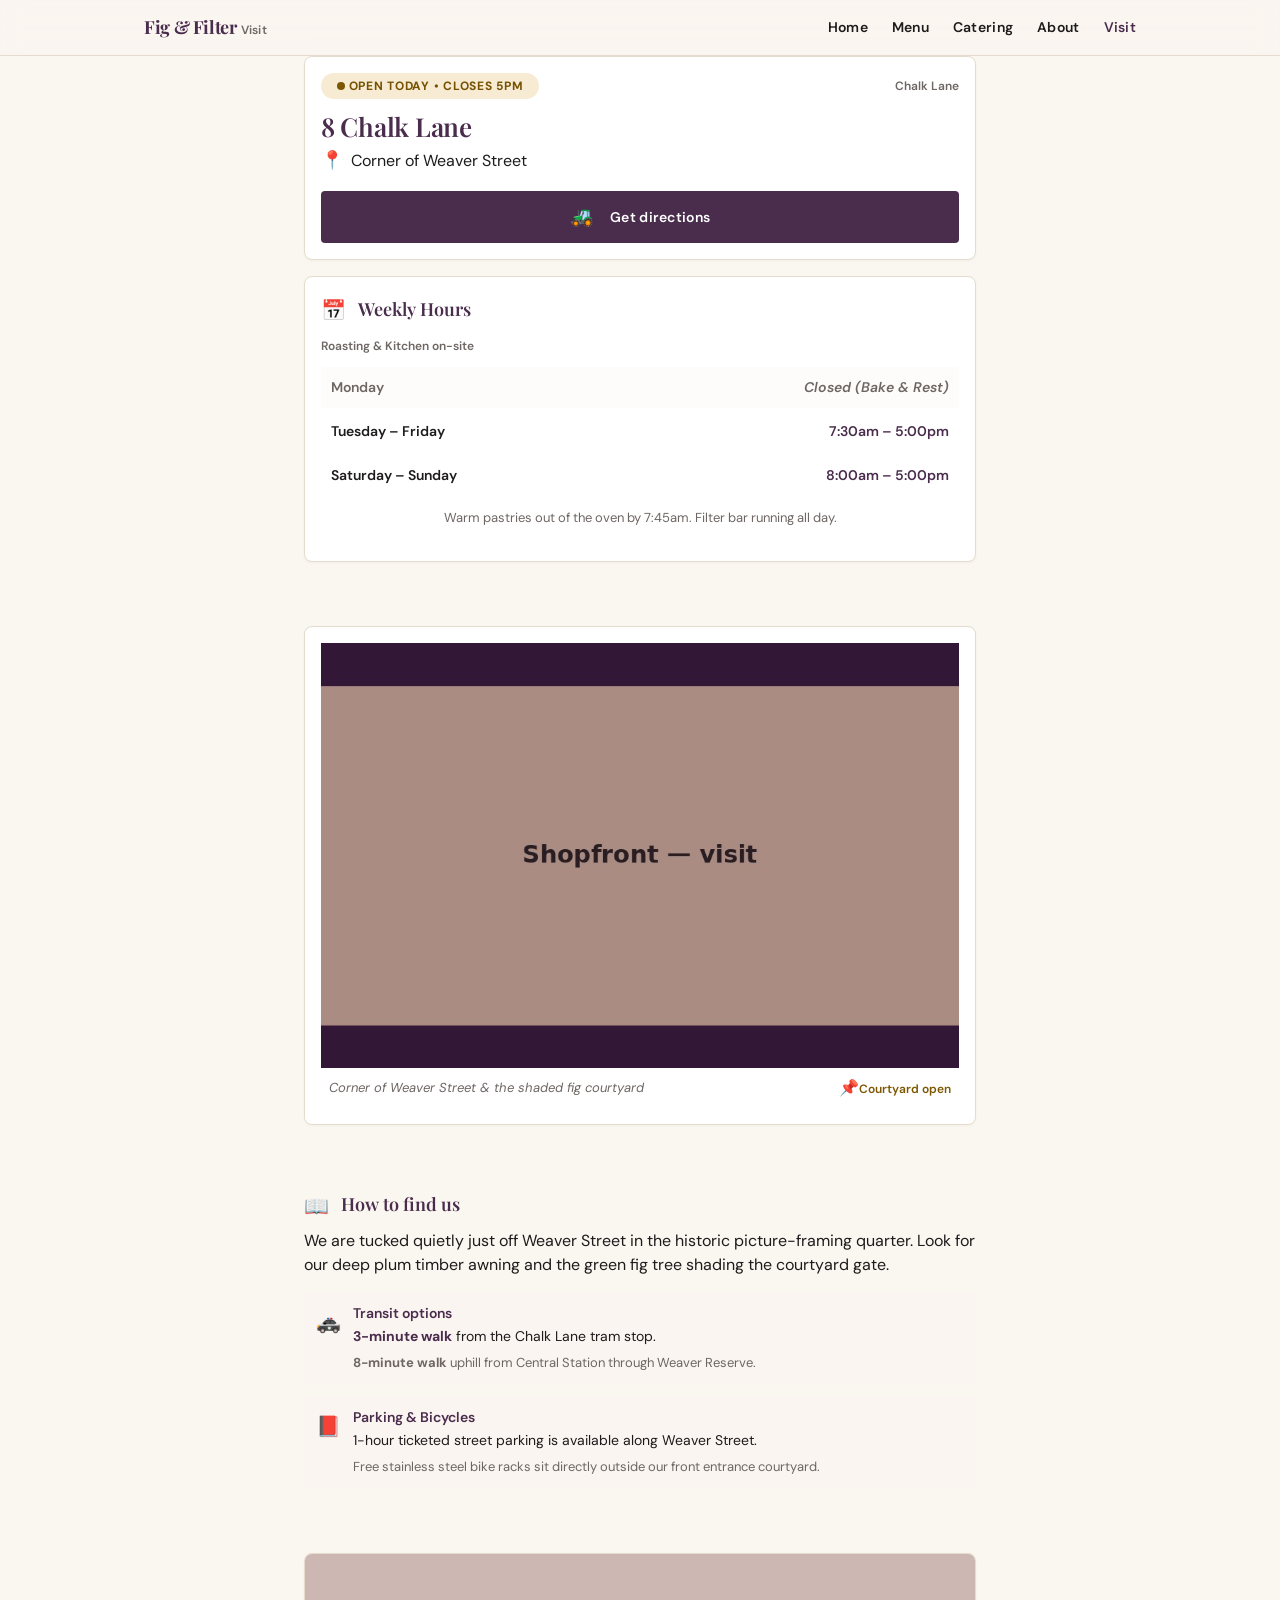
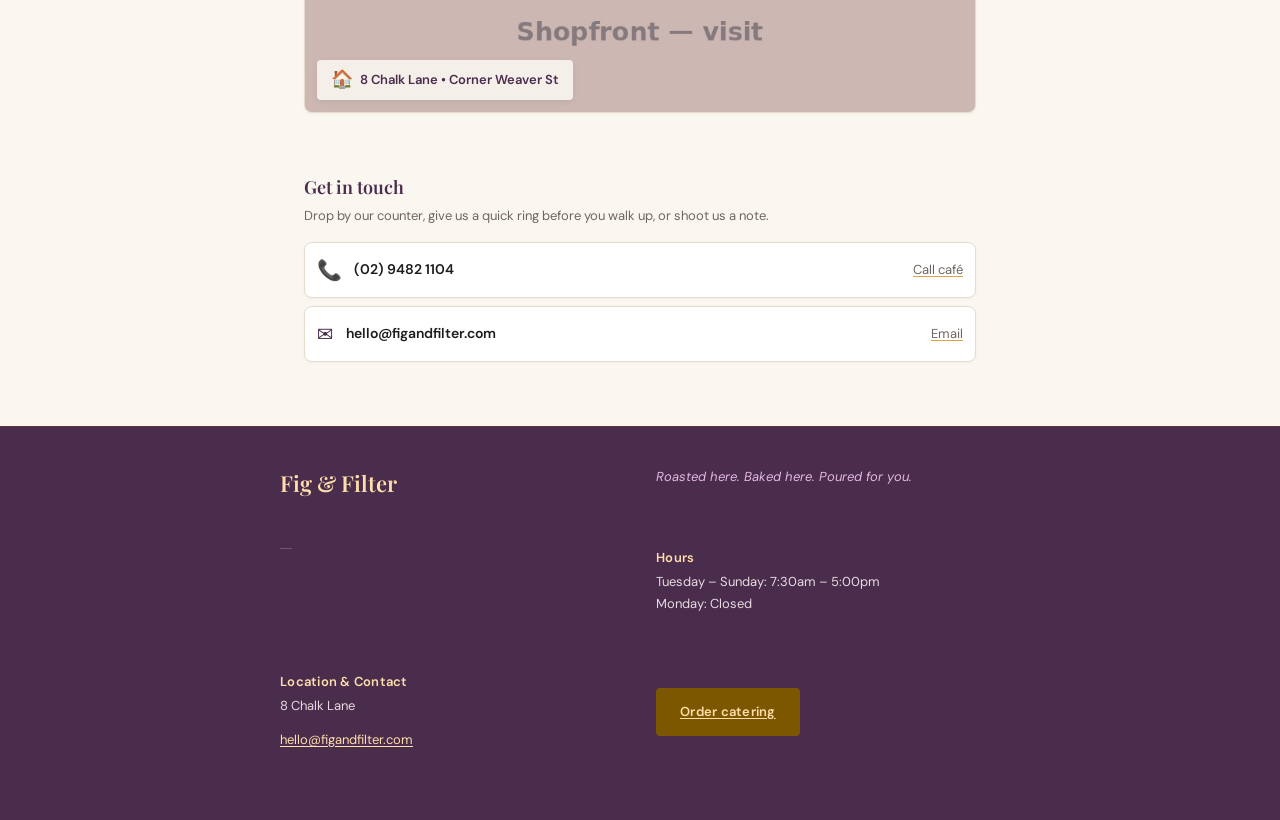
<file: visit.html>
<!DOCTYPE html>
<html lang="en">
<head>
<meta charset="utf-8">
<meta name="viewport" content="width=device-width, initial-scale=1.0">
<title>Visit &mdash; Fig & Filter</title>
<link rel="stylesheet" href="styles.css">
</head>
<body>
<a class="skip-link" href="#main">Skip to main content</a>

<header class="site-header">
  <div class="header-inner">
    <a href="index.html" class="brand" aria-label="Fig & Filter home">
      <div>
        <span class="brand-name">Fig &amp; Filter</span>
        <span class="brand-sub">Visit</span>
      </div>
    </a>

    <button class="nav-toggle" aria-label="Open menu" aria-expanded="false" aria-controls="mobile-nav" type="button">
      <span class="bar"></span><span class="bar"></span><span class="bar"></span>
    </button>

    <nav class="desktop-nav" aria-label="Primary navigation">
      <a href="index.html">Home</a>
      <a href="menu.html">Menu</a>
      <a href="catering.html">Catering</a>
      <a href="about.html">About</a>
      <a href="visit.html" aria-current="page">Visit</a>
    </nav>
  </div>
</header>

<div class="nav-overlay" id="nav-overlay"></div>
<nav class="mobile-nav" id="mobile-nav">
  <div class="drawer-header">
    <span class="brand-name">Fig & Filter</span>
    <button class="close-nav" aria-label="Close menu" type="button">&times;</button>
  </div>
  <ul>
    <li><a href="index.html">Home</a></li>
    <li><a href="menu.html">Menu</a></li>
    <li><a href="catering.html">Catering</a></li>
    <li><a href="about.html">About</a></li>
    <li><a href="visit.html" aria-current="page">Visit</a></li>
  </ul>
  <div class="divider"></div>
</nav>

<main id="main">
  <div class="container">
    <!-- Immediate value section -->
    <section>
      <div class="card">
        <div class="op-row">
          <span class="inline-flex" style="align-items:center; gap:0.5rem; padding:0.25rem 1rem; background:var(--accent-amber-subtle); color:var(--on-secondary-container); font-family:'DM Sans',sans-serif; font-size:12px; font-weight:700; letter-spacing:0.06em; text-transform:uppercase; border-radius:999px;">
            <span style="width:8px;height:8px;border-radius:50%;background:var(--secondary); display:inline-block; animation:pulse 2s infinite;" aria-hidden="true"></span>
            <span id="live-status-pill">Open today &bull; Closes 5pm</span>
          </span>
          <span style="font-family:'DM Sans',sans-serif;font-size:12px;font-weight:600;color:var(--text-muted);">Chalk Lane</span>
        </div>
        <h1 style="font-size:26px; margin:0.75rem 0 0.25rem;">8 Chalk Lane</h1>
        <p style="font-size:16px; color:var(--on-surface); margin:0; display:flex; align-items:center; gap:0.5rem;">
          <span style="color:var(--secondary); font-size:18px;">&#128205;</span>
          Corner of Weaver Street
        </p>
        <a href="https://maps.google.com/?q=8+Chalk+Lane" rel="noopener noreferrer" target="_blank" class="btn-primary" style="margin-top:1rem; width:100%;"><span style="color:var(--secondary); font-size:19px; margin-right:0.5rem;">&#128668;</span>Get directions</a>
      </div>

      <!-- Weekly hours -->
      <div class="card" style="margin-top:1rem;">
        <div class="section-head" style="margin-bottom:0.75rem;">
          <span class="op-icon" style="font-size:20px; color:var(--primary);">&#128197;</span>
          <h2 style="font-size:18px; margin:0;">Weekly Hours</h2>
        </div>
        <span style="font-family:'DM Sans',sans-serif;font-size:12px;font-weight:600;color:var(--text-muted); margin-bottom:0.75rem; display:block;">Roasting &amp; Kitchen on-site</span>
        <div class="space-y" style="display:flex; flex-direction:column; gap:0.25rem;">
          <div id="row-mon" style="padding:0.6rem; border-radius:var(--radius); background:rgba(250,246,240,0.3); display:flex; align-items:center; justify-content:space-between;">
            <span style="font-family:'DM Sans',sans-serif;font-size:14px;font-weight:600;color:var(--text-muted);">Monday</span>
            <span style="font-family:'DM Sans',sans-serif;font-size:14px;font-weight:600;color:var(--text-muted); font-style:italic;">Closed (Bake &amp; Rest)</span>
          </div>
          <div id="row-tue-fri" style="padding:0.6rem; border-radius:var(--radius); background:#fff; display:flex; align-items:center; justify-content:space-between;">
            <div style="display:flex; align-items:center; gap:0.5rem;">
              <span style="font-family:'DM Sans',sans-serif;font-size:14px;font-weight:600;color:var(--on-surface);">Tuesday &ndash; Friday</span>
              <span id="badge-weekday" style="font-size:10px;font-weight:600;letter-spacing:0.06em;text-transform:uppercase;background:var(--primary-container);color:#fff; padding:0.15rem 0.5rem; border-radius:var(--radius); display:none;">Today</span>
            </div>
            <span style="font-family:'DM Sans',sans-serif;font-size:14px;font-weight:600;color:var(--primary-container);">7:30am &ndash; 5:00pm</span>
          </div>
          <div id="row-weekend" style="padding:0.6rem; border-radius:var(--radius); background:#fff; display:flex; align-items:center; justify-content:space-between;">
            <div style="display:flex; align-items:center; gap:0.5rem;">
              <span style="font-family:'DM Sans',sans-serif;font-size:14px;font-weight:600;color:var(--on-surface);">Saturday &ndash; Sunday</span>
              <span id="badge-weekend" style="font-size:10px;font-weight:600;letter-spacing:0.06em;text-transform:uppercase;background:var(--primary-container);color:#fff; padding:0.15rem 0.5rem; border-radius:var(--radius); display:none;">Today</span>
            </div>
            <span style="font-family:'DM Sans',sans-serif;font-size:14px;font-weight:600;color:var(--primary-container);">8:00am &ndash; 5:00pm</span>
          </div>
        </div>
        <p style="font-size:13px; color:var(--text-muted); margin-top:0.75rem; text-align:center;">Warm pastries out of the oven by 7:45am. Filter bar running all day.</p>
      </div>
    </section>

    <!-- Shopfront & courtyard photograph -->
    <section>
      <div class="card" style="overflow:hidden;">
        <img src="images/shopfront.jpg" alt="Warm and inviting corner shopfront of Fig and Filter cafe at 8 Chalk Lane, showcasing rustic brickwork, deep plum painted timber facade, outdoor cedar bench seating with ceramic coffee mugs, and an arched sunlit courtyard entrance framed by lush leafy potted fig trees. Soft natural morning light, editorial artisanal caf&eacute; aesthetic with rich tactile textures." width="900" height="600">
        <div style="padding:0.5rem; display:flex; align-items:center; justify-content:space-between; font-size:13px; color:var(--text-muted);">
          <span style="font-style:italic;">Corner of Weaver Street &amp; the shaded fig courtyard</span>
          <span class="inline-flex" style="align-items:center; gap:0.3rem; color:var(--secondary); font-family:'DM Sans',sans-serif; font-size:12px; font-weight:600;">
            <span style="font-size:16px;">&#128204;</span>Courtyard open
          </span>
        </div>
      </div>
    </section>

    <!-- How to find us -->
    <section>
      <div class="section-head">
        <span class="op-icon" style="font-size:20px; color:var(--secondary);">&#128214;</span>
        <h2 style="font-size:18px; margin:0;">How to find us</h2>
      </div>
      <p style="font-size:16px; color:var(--on-surface); margin-bottom:1rem;">We are tucked quietly just off Weaver Street in the historic picture-framing quarter. Look for our deep plum timber awning and the green fig tree shading the courtyard gate.</p>
      <div class="space-y" style="display:flex; flex-direction:column; gap:0.75rem;">
        <div style="display:flex; align-items:flex-start; gap:0.75rem; padding:0.75rem; border-radius:var(--radius); background:rgba(250,246,240,0.6);">
          <span style="color:var(--primary-container); font-size:20px; flex-shrink:0; margin-top:2px;">&#128659;</span>
          <div>
            <h3 style="font-family:'DM Sans',sans-serif;font-size:14px;font-weight:600;color:var(--primary-container); margin:0 0 0.25rem;">Transit options</h3>
            <p style="font-size:14px; color:var(--on-surface); margin:0 0 0.4rem;"><strong style="color:var(--primary-container);">3-minute walk</strong> from the Chalk Lane tram stop.</p>
            <p style="font-size:13px; color:var(--text-muted); margin:0;"><strong>8-minute walk</strong> uphill from Central Station through Weaver Reserve.</p>
          </div>
        </div>
        <div style="display:flex; align-items:flex-start; gap:0.75rem; padding:0.75rem; border-radius:var(--radius); background:rgba(250,246,240,0.6);">
          <span style="color:var(--primary-container); font-size:20px; flex-shrink:0; margin-top:2px;">&#128213;</span>
          <div>
            <h3 style="font-family:'DM Sans',sans-serif;font-size:14px;font-weight:600;color:var(--primary-container); margin:0 0 0.25rem;">Parking &amp; Bicycles</h3>
            <p style="font-size:14px; color:var(--on-surface); margin:0 0 0.4rem;">1-hour ticketed street parking is available along Weaver Street.</p>
            <p style="font-size:13px; color:var(--text-muted); margin:0;">Free stainless steel bike racks sit directly outside our front entrance courtyard.</p>
          </div>
        </div>
      </div>
    </section>

    <!-- Map preview card -->
    <section style="margin-top:1rem;">
      <div class="card" style="height:160px; border-radius:var(--radius-lg); overflow:hidden; position:relative; background:var(--surface-container);">
        <div style="position:absolute; inset:0; background:url('images/shopfront.jpg') center/cover no-repeat; opacity:0.55;"></div>
        <div style="position:absolute; bottom:0.75rem; left:0.75rem; background:rgba(250,246,240,0.9); backdrop-filter:blur(6px); padding:0.4rem 0.9rem; border-radius:var(--radius); box-shadow:0 2px 8px -2px rgba(0,0,0,0.1); display:flex; align-items:center; gap:0.4rem;">
          <span style="color:var(--primary-container); font-size:18px;">&#127968;</span>
          <span style="font-family:'DM Sans',sans-serif;font-size:13px;font-weight:600;color:var(--primary-container);">8 Chalk Lane &bull; Corner Weaver St</span>
        </div>
      </div>
    </section>

    <!-- Contact details -->
    <section style="margin-top:1rem;">
      <div class="section-head">
        <h2 style="font-size:18px; margin:0;">Get in touch</h2>
      </div>
      <p style="font-size:13px; color:var(--text-muted); margin-bottom:1rem;">Drop by our counter, give us a quick ring before you walk up, or shoot us a note.</p>
      <div class="space-y" style="display:flex; flex-direction:column; gap:0.5rem;">
        <a href="tel:0294821104" class="card" style="display:flex; align-items:center; justify-content:space-between; padding:0.75rem; text-decoration:none; color:inherit;">
          <div style="display:flex; align-items:center; gap:0.75rem;">
            <span style="color:var(--primary-container); font-size:20px;">&#128222;</span>
            <span style="font-family:'DM Sans',sans-serif;font-size:14px;font-weight:600;color:var(--on-surface);">(02) 9482 1104</span>
          </div>
          <span style="font-size:13px; color:var(--text-muted); text-decoration:underline; text-decoration-color:#D9A441; text-underline-offset:2px;">Call caf&eacute;</span>
        </a>
        <a href="mailto:hello@figandfilter.com" class="card" style="display:flex; align-items:center; justify-content:space-between; padding:0.75rem; text-decoration:none; color:inherit;">
          <div style="display:flex; align-items:center; gap:0.75rem;">
            <span style="color:var(--primary-container); font-size:20px;">&#9993;</span>
            <span style="font-family:'DM Sans',sans-serif;font-size:14px;font-weight:600;color:var(--on-surface);">hello@figandfilter.com</span>
          </div>
          <span style="font-size:13px; color:var(--text-muted); text-decoration:underline; text-decoration-color:#D9A441; text-underline-offset:2px;">Email</span>
        </a>
      </div>
    </section>
  </div>
</main>

<footer class="site-footer">
  <div class="footer-inner">
    <span class="footer-brand">Fig &amp; Filter</span>
    <span class="footer-tagline">Roasted here. Baked here. Poured for you.</span>
    <div class="footer-div" aria-hidden="true"></div>
    <div class="footer-block">
      <span class="foot-label">Hours</span>
      <p>Tuesday &ndash; Sunday: 7:30am &ndash; 5:00pm</p>
      <p>Monday: Closed</p>
    </div>
    <div class="footer-block">
      <span class="foot-label">Location &amp; Contact</span>
      <p>8 Chalk Lane</p>
      <p><a href="mailto:hello@figandfilter.com">hello@figandfilter.com</a></p>
    </div>
    <div class="footer-block footer-catering">
      <a href="catering.html" class="btn-footer">Order catering</a>
    </div>
  </div>
</footer>

<script>
(function(){
  var btn = document.querySelector('.nav-toggle');
  var nav = document.getElementById('mobile-nav');
  var overlay = document.getElementById('nav-overlay');
  var close = document.querySelector('.close-nav');
  var links = nav.querySelectorAll('a');
  function openNav(){
    btn.setAttribute('aria-expanded','true');
    nav.classList.add('open');
    overlay.classList.add('open');
    document.body.style.overflow = 'hidden';
  }
  function closeNav(){
    btn.setAttribute('aria-expanded','false');
    nav.classList.remove('open');
    overlay.classList.remove('open');
    document.body.style.overflow = '';
  }
  btn.addEventListener('click', openNav);
  close.addEventListener('click', closeNav);
  overlay.addEventListener('click', closeNav);
  links.forEach(function(link){ link.addEventListener('click', closeNav); });
})();
</script>
</body>
</html>
</file>
<file: styles.css>
/* Fig & Filter — shared stylesheet */
/* Warm Artisanal Editorial design system. Plain HTML/CSS only. */

/* ---------- Fonts ---------- */
@import url("https://fonts.googleapis.com/css2?family=DM+Sans:ital,opsz,wght@0,9..40,400;0,9..40,600;1,9..40,400&family=Playfair+Display:ital,wght@0,600;0,700;1,400;1,600&display=swap");

/* ---------- Design tokens ---------- */
:root {
  --bg-canvas: #FAF6F0;
  --surface-card: #FFFFFF;
  --surface-container-low: #fbf1f2;
  --surface-container: #f5eced;
  --surface-container-high: #efe6e7;
  --surface-tint: #F5EFE6;

  --primary: #331736;
  --primary-container: #4a2c4d;
  --on-primary: #ffffff;
  --on-primary-container: #ba94bb;

  --secondary: #7d5700;
  --secondary-container: #ffc55f;
  --on-secondary-container: #755100;

  --border-subtle: #E5DCce;
  --accent-amber-subtle: #F7EBD3;
  --text-muted: #6E6663;
  --on-surface: #1e1b1c;
  --inverse-on-surface: #f8eeef;
  --tertiary-fixed-dim: #bfcd92;

  --radius: 0.25rem;
  --radius-lg: 0.5rem;
}

/* ---------- Reset & base ---------- */
*, *::before, *::after { box-sizing: border-box; }

html { scroll-behavior: smooth; }

body {
  margin: 0;
  background: var(--bg-canvas);
  color: var(--on-surface);
  font-family: "DM Sans", system-ui, -apple-system, sans-serif;
  font-size: 16px;
  line-height: 1.5;
  min-height: 100dvh;
  display: flex;
  flex-direction: column;
}

h1, h2, h3, h4 {
  font-family: "Playfair Display", Georgia, serif;
  margin: 0 0 1rem;
  line-height: 1.2;
  font-weight: 600;
  color: var(--primary-container);
}

p { margin: 0 0 1rem; }

a { color: var(--on-surface); text-decoration: none; }

img { display: block; max-width: 100%; height: auto; }

/* ---------- Header ---------- */
.site-header {
  position: fixed;
  top: 0;
  left: 0;
  right: 0;
  height: 56px;
  background: rgba(250, 246, 240, 0.9);
  backdrop-filter: blur(12px);
  border-bottom: 1px solid var(--border-subtle);
  z-index: 50;
}

.header-inner {
  max-width: 1024px;
  margin: 0 auto;
  padding: 0 1rem;
  height: 100%;
  display: flex;
  align-items: center;
  justify-content: space-between;
  gap: 0.5rem;
}

.brand {
  display: flex;
  align-items: center;
  gap: 0.5rem;
  min-width: 0;
}

.brand-img {
  height: 28px;
  width: auto;
  flex-shrink: 0;
}

.brand-name {
  font-family: "Playfair Display", Georgia, serif;
  font-weight: 700;
  font-size: 18px;
  letter-spacing: -0.02em;
  color: var(--primary-container);
  white-space: nowrap;
  overflow: hidden;
  text-overflow: ellipsis;
}

.brand-sub {
  font-size: 12px;
  font-weight: 600;
  letter-spacing: 0.02em;
  color: var(--text-muted);
  white-space: nowrap;
  overflow: hidden;
  text-overflow: ellipsis;
}

.nav-toggle {
  display: none;
  align-items: center;
  justify-content: center;
  width: 44px;
  height: 44px;
  background: transparent;
  border: 1px solid var(--border-subtle);
  border-radius: var(--radius);
  color: var(--on-surface);
  cursor: pointer;
  flex-shrink: 0;
}

.nav-toggle .bar {
  width: 20px;
  height: 2px;
  background: currentColor;
  border-radius: 1px;
}

.nav-toggle .bar + .bar { margin-top: 6px; }

.desktop-nav {
  display: none;
  align-items: center;
  gap: 1.5rem;
  flex-shrink: 0;
}

.desktop-nav a {
  font-size: 14px;
  font-weight: 600;
  letter-spacing: 0.02em;
  color: var(--on-surface);
  padding: 6px 0;
  position: relative;
}

.desktop-nav a::after {
  content: "";
  position: absolute;
  left: 0;
  bottom: 0;
  width: 0;
  height: 1px;
  background: #D9A441;
  transition: width 0.2s;
}

.desktop-nav a:hover::after { width: 100%; }

.desktop-nav a[aria-current="page"] { color: var(--primary-container); }

/* ---------- Mobile nav drawer ---------- */
.mobile-nav {
  position: fixed;
  inset: 0;
  background: var(--bg-canvas);
  z-index: 60;
  transform: translateX(100%);
  transition: transform 0.3s ease;
  display: flex;
  flex-direction: column;
  padding: 1rem;
  width: 280px;
  max-width: 80vw;
  box-shadow: -4px 0 20px -4px rgba(74, 44, 77, 0.08);
}

.mobile-nav.open { transform: translateX(0); }

.mobile-nav .drawer-header {
  display: flex;
  align-items: center;
  justify-content: space-between;
  padding-bottom: 1rem;
  border-bottom: 1px solid var(--border-subtle);
  margin-bottom: 1rem;
}

.mobile-nav .brand-name { font-size: 20px; }

.close-nav {
  display: flex;
  align-items: center;
  justify-content: center;
  width: 44px;
  height: 44px;
  background: transparent;
  border: none;
  color: var(--on-surface);
  cursor: pointer;
  font-size: 20px;
  line-height: 1;
}

.mobile-nav ul {
  list-style: none;
  margin: 0;
  padding: 0;
  display: flex;
  flex-direction: column;
  gap: 0.5rem;
}

.mobile-nav a {
  display: block;
  padding: 0.75rem 1rem;
  font-size: 16px;
  font-weight: 500;
  color: var(--on-surface);
  border-radius: var(--radius);
}

.mobile-nav a:hover { background: var(--surface-container); color: var(--primary-container); }

.mobile-nav a[aria-current="page"] {
  background: var(--primary-container);
  color: var(--on-primary);
}

.mobile-nav .divider {
  height: 1px;
  background: var(--border-subtle);
  margin: 1rem 0;
}

.nav-overlay {
  position: fixed;
  inset: 0;
  background: rgba(30, 27, 28, 0.4);
  z-index: 55;
  opacity: 0;
  pointer-events: none;
  transition: opacity 0.3s ease;
}

.nav-overlay.open { opacity: 1; pointer-events: auto; }

/* Skip link for keyboard users */
.skip-link {
  position: absolute;
  left: -9999px;
  top: auto;
  width: 1px;
  height: 1px;
  overflow: hidden;
}

/* ---------- Main layout ---------- */
main {
  flex: 1;
  padding-top: 56px;
  padding-bottom: 1rem;
}

.container {
  max-width: 720px;
  margin: 0 auto;
  padding: 0 1rem;
}

section { margin-bottom: 3rem; }

/* ---------- Buttons & links ---------- */
.btn-primary {
  display: inline-flex;
  align-items: center;
  justify-content: center;
  gap: 0.5rem;
  background: var(--primary-container);
  color: var(--on-primary);
  font-family: "DM Sans", sans-serif;
  font-weight: 600;
  font-size: 14px;
  letter-spacing: 0.02em;
  padding: 0.75rem 1.5rem;
  border-radius: var(--radius);
  border: none;
  cursor: pointer;
  min-height: 48px;
  min-width: 44px;
  text-decoration: none;
  transition: background 0.2s, transform 0.1s;
}

.btn-primary:hover { background: #361F38; }
.btn-primary:active { transform: scale(0.99); }

.btn-secondary {
  display: inline-flex;
  align-items: center;
  gap: 0.5rem;
  color: var(--on-surface);
  font-family: "DM Sans", sans-serif;
  font-weight: 600;
  font-size: 14px;
  padding: 0.6rem 0;
  text-decoration: none;
  border-bottom: 2px solid rgba(217, 164, 65, 0.6);
  min-height: 44px;
}

.btn-secondary:hover { color: var(--primary-container); border-color: #D9A441; }

/* Footer catering link — secondary action, never competes with the page's primary CTA */
.btn-footer {
  display: inline-flex;
  align-items: center;
  justify-content: center;
  gap: 0.5rem;
  background: var(--secondary);
  color: var(--on-secondary);
  font-family: "DM Sans", sans-serif;
  font-weight: 600;
  font-size: 14px;
  letter-spacing: 0.02em;
  padding: 0.75rem 1.5rem;
  border-radius: var(--radius);
  border: none;
  cursor: pointer;
  min-height: 48px;
  min-width: 44px;
  text-decoration: none;
  transition: background 0.2s;
}

.btn-footer:hover { background: #5c3f00; }

.link-text {
  color: var(--on-surface);
  font-family: "DM Sans", sans-serif;
  font-weight: 600;
  font-size: 14px;
  text-decoration: none;
  border-bottom: 2px solid rgba(217, 164, 65, 0.6);
  padding-bottom: 2px;
  min-height: 44px;
  display: inline-block;
}

.link-text:hover { color: var(--primary-container); border-color: #D9A441; }

/* ensure any link/button is at least 44px tall */
a, button, .btn-primary, .btn-secondary, .link-text {
  min-height: 44px;
  display: inline-flex;
  align-items: center;
}

/* ---------- Headings ---------- */
.eyebrow {
  display: inline-flex;
  align-items: center;
  gap: 0.5rem;
  font-family: "DM Sans", sans-serif;
  font-size: 12px;
  font-weight: 700;
  letter-spacing: 0.06em;
  text-transform: uppercase;
  color: #D9A441;
  margin-bottom: 0.5rem;
}

.eyebrow .dot {
  width: 8px; height: 8px;
  border-radius: 50%;
  background: #7d5700;
}

h1 { font-size: 32px; letter-spacing: -0.01em; }
h2 { font-size: 26px; }
h3 { font-size: 22px; }

.subtitle {
  font-family: "DM Sans", sans-serif;
  font-size: 18px;
  font-style: italic;
  color: var(--text-muted);
  margin-top: 0.25rem;
}

/* ---------- Operational bar (above the fold) ---------- */
.op-bar {
  background: var(--surface-card);
  border: 1px solid var(--border-subtle);
  border-radius: var(--radius-lg);
  padding: 1rem;
  margin-bottom: 0.75rem;
}

.op-row {
  display: flex;
  flex-wrap: wrap;
  align-items: center;
  justify-content: space-between;
  gap: 0.75rem;
}

.op-contact {
  display: flex;
  align-items: flex-start;
  gap: 0.75rem;
}

.op-icon { color: var(--secondary); flex-shrink: 0; margin-top: 2px; }

.op-contact div { min-width: 0; }

.op-contact .addr {
  font-weight: 600;
  font-size: 14px;
  white-space: nowrap;
  overflow: hidden;
  text-overflow: ellipsis;
}

.op-contact .addr-note {
  font-size: 13px;
  color: var(--text-muted);
}

.op-status {
  display: flex;
  flex-direction: column;
  align-items: flex-end;
  text-align: right;
  flex-shrink: 0;
}

.status-pill {
  display: inline-flex;
  align-items: center;
  gap: 0.35rem;
  background: var(--accent-amber-subtle);
  color: var(--secondary);
  font-size: 11px;
  font-weight: 700;
  letter-spacing: 0.06em;
  text-transform: uppercase;
  padding: 0.25rem 0.6rem;
  border-radius: 999px;
}

.status-pill .dot {
  width: 8px; height: 8px;
  border-radius: 50%;
  background: var(--secondary);
  animation: pulse 2s infinite;
}

@keyframes pulse {
  0%, 100% { opacity: 1; }
  50% { opacity: 0.5; }
}

.op-hours { font-weight: 600; font-size: 14px; margin-top: 0.4rem; }

.op-service {
  display: flex;
  align-items: center;
  gap: 0.5rem;
  font-size: 13px;
  color: var(--text-muted);
  margin-top: 0.4rem;
}

/* ---------- Hero ---------- */
.hero {
  position: relative;
  border-radius: var(--radius-lg);
  overflow: hidden;
  height: 300px;
  margin-bottom: 1rem;
  box-shadow: 0 4px 20px -4px rgba(74, 44, 77, 0.08);
}

.hero-img {
  width: 100%;
  height: 100%;
  object-fit: cover;
  object-position: center;
}

.hero-scrim {
  position: absolute;
  inset: 0;
  background: linear-gradient(to top, rgba(51, 23, 54, 0.95), rgba(51, 23, 54, 0.5), transparent);
}

.hero-content {
  position: absolute;
  bottom: 0;
  left: 0;
  right: 0;
  padding: 1.5rem;
  z-index: 2;
}

.hero-eyebrow {
  font-family: "DM Sans", sans-serif;
  font-size: 12px;
  font-weight: 700;
  letter-spacing: 0.08em;
  text-transform: uppercase;
  color: #ffdeaa;
  margin-bottom: 0.5rem;
}

.hero h1 {
  color: var(--inverse-on-surface);
  font-size: 30px;
  margin-bottom: 0.5rem;
  letter-spacing: -0.015em;
}

.hero p.subtitle {
  color: #e3b9e3;
  font-size: 18px;
  max-width: 280px;
  margin: 0;
}

/* ---------- CTA section ---------- */
.cta-section {
  display: flex;
  flex-direction: column;
  align-items: center;
  gap: 1rem;
  margin-bottom: 2.5rem;
}

/* ---------- Cards ---------- */
.card {
  background: var(--surface-card);
  border: 1px solid var(--border-subtle);
  border-radius: var(--radius-lg);
  padding: 1rem;
  box-shadow: 0 1px 3px rgba(0,0,0,0.04);
}

.card.flex-row {
  display: flex;
  align-items: flex-start;
  gap: 1rem;
}

.card-icon {
  width: 32px; height: 32px;
  border-radius: var(--radius);
  background: var(--surface-container);
  color: var(--primary-container);
  display: flex;
  align-items: center;
  justify-content: center;
  font-size: 20px;
  flex-shrink: 0;
}

.card h3 {
  font-size: 18px;
  margin-bottom: 0.25rem;
}

.card p {
  font-size: 16px;
  color: var(--text-muted);
  line-height: 1.6;
}

/* ---------- Three promises ---------- */
.promise-list { display: flex; flex-direction: column; gap: 1rem; }

.promise-item {
  display: flex;
  align-items: flex-start;
  gap: 0.75rem;
  background: var(--surface-card);
  border: 1px solid var(--border-subtle);
  border-radius: var(--radius-lg);
  padding: 1rem;
}

.promise-item .icon {
  width: 32px; height: 32px;
  border-radius: var(--radius);
  background: var(--surface-container);
  color: var(--primary-container);
  display: flex;
  align-items: center;
  justify-content: center;
  font-size: 20px;
  flex-shrink: 0;
}

.promise-item div { min-width: 0; }
.promise-item h3 {
  font-size: 18px;
  margin-bottom: 0.25rem;
}
.promise-item p {
  font-size: 16px;
  color: var(--text-muted);
  line-height: 1.6;
  margin: 0;
}

/* ---------- Courtyard peek ---------- */
.court-peek {
  display: flex;
  flex-direction: column;
  gap: 0.5rem;
}

.court-label {
  display: flex;
  align-items: center;
  gap: 0.5rem;
  font-family: "DM Sans", sans-serif;
  font-weight: 600;
  font-size: 14px;
  color: var(--on-surface);
}

.court-peek img {
  border-radius: var(--radius);
  width: 100%;
  height: 160px;
  object-fit: cover;
  object-position: center;
}

.court-quote {
  font-size: 13px;
  font-style: italic;
  color: var(--text-muted);
  text-align: center;
  margin: 0;
}

/* ---------- Section headers ---------- */
.section-head {
  display: flex;
  align-items: center;
  gap: 0.75rem;
  margin-bottom: 0.5rem;
}

.section-head h2 {
  font-size: 22px;
  margin: 0;
}

.section-tag {
  font-size: 12px;
  font-weight: 700;
  letter-spacing: 0.06em;
  text-transform: uppercase;
  color: var(--secondary);
  background: var(--accent-amber-subtle);
  padding: 0.15rem 0.6rem;
  border-radius: var(--radius);
}

/* ---------- Menu ---------- */
.menu-intro {
  display: flex;
  flex-direction: column;
  gap: 0.75rem;
  margin-bottom: 1.5rem;
}

.diet-key {
  display: flex;
  flex-wrap: wrap;
  gap: 0.75rem;
  background: var(--surface-container-low);
  border-radius: var(--radius-lg);
  padding: 0.75rem;
  margin-top: 1rem;
}

.diet-key .label {
  font-size: 12px;
  color: var(--text-muted);
  font-weight: 600;
  text-transform: uppercase;
  letter-spacing: 0.06em;
}

.diet-item {
  display: flex;
  align-items: center;
  gap: 0.5rem;
}

.chip {
  display: inline-flex;
  align-items: center;
  justify-content: center;
  width: 20px; height: 20px;
  background: var(--accent-amber-subtle);
  color: var(--secondary);
  font-size: 11px;
  font-weight: 700;
  border-radius: var(--radius);
}

.diet-item span { font-size: 13px; color: var(--on-surface); }

.menu-section {
  background: var(--surface-card);
  border: 1px solid var(--border-subtle);
  border-radius: var(--radius-lg);
  padding: 1rem;
  margin-bottom: 1.5rem;
}

.menu-head {
  display: flex;
  align-items: center;
  justify-content: space-between;
  gap: 0.75rem;
  margin-bottom: 0.75rem;
}

.menu-head .title-wrap {
  display: flex;
  align-items: center;
  gap: 0.5rem;
}

.menu-icon {
  width: 28px; height: 28px;
  border-radius: 50%;
  color: var(--primary-container);
  display: flex;
  align-items: center;
  justify-content: center;
  font-size: 18px;
  flex-shrink: 0;
}

.menu-head h2 {
  font-size: 22px;
  margin: 0;
}

.menu-sub {
  font-size: 12px;
  color: var(--text-muted);
  font-weight: 600;
  background: var(--accent-amber-subtle);
  color: var(--on-secondary-container);
  padding: 0.15rem 0.6rem;
  border-radius: var(--radius);
}

.menu-desc {
  font-size: 13px;
  font-style: italic;
  color: var(--text-muted);
  margin-bottom: 0.75rem;
}

.menu-list { display: flex; flex-direction: column; gap: 0.75rem; }

.menu-item {
  display: flex;
  align-items: flex-start;
  justify-content: space-between;
  gap: 0.75rem;
}

.menu-item .info { min-width: 0; display: flex; flex-direction: column; gap: 0.25rem; }

.item-name {
  display: flex;
  align-items: center;
  gap: 0.4rem;
  font-weight: 600;
  font-size: 16px;
  color: var(--on-surface);
}

.item-desc {
  font-size: 13px;
  color: var(--text-muted);
  line-height: 1.5;
}

.item-price {
  font-family: "DM Sans", sans-serif;
  font-weight: 600;
  font-size: 14px;
  color: var(--primary-container);
  white-space: nowrap;
  flex-shrink: 0;
}

/* ---------- Menu photo figure ---------- */
.menu-figure {
  position: relative;
  border-radius: var(--radius-lg);
  overflow: hidden;
  margin: 1.5rem 0;
  box-shadow: 0 1px 3px rgba(0,0,0,0.08);
}

.menu-figure img {
  width: 100%;
  height: 220px;
  object-fit: cover;
  object-position: center;
  display: block;
}

.menu-figure .fig-scrim {
  position: absolute;
  inset: 0;
  background: linear-gradient(to top, rgba(51, 23, 54, 0.8), transparent);
}

.fig-caption {
  position: absolute;
  bottom: 1rem;
  left: 1rem;
  right: 1rem;
  color: var(--inverse-on-surface);
}

.fig-caption .fig-title {
  font-family: "Playfair Display", Georgia, serif;
  font-size: 18px;
  font-weight: 600;
  margin: 0;
}

.fig-caption .fig-note {
  font-size: 12px;
  opacity: 0.95;
  margin-top: 0.25rem;
}

/* ---------- Walk-in note ---------- */
.walkin {
  text-align: center;
  background: var(--surface-container-low);
  border-radius: var(--radius-lg);
  padding: 1.25rem 1rem;
  margin-bottom: 1.5rem;
}

.walkin .icon { font-size: 28px; color: var(--secondary); display: block; margin-bottom: 0.4rem; }

.walkin h3 {
  font-size: 18px;
  margin-bottom: 0.4rem;
}

.walkin p { font-size: 13px; color: var(--text-muted); margin-bottom: 0.5rem; }

.walkin-meta {
  display: inline-flex;
  align-items: center;
  gap: 0.5rem;
  font-size: 13px;
  color: var(--on-surface);
}

/* ---------- About ---------- */
.about-intro p {
  font-size: 18px;
  line-height: 1.7;
  color: var(--on-surface);
  margin-bottom: 1rem;
}

.founders-head {
  display: flex;
  align-items: center;
  justify-content: space-between;
  flex-wrap: wrap;
  gap: 0.75rem;
  margin-bottom: 1rem;
}

.founders-head h2 { margin: 0; }

.tab-group {
  display: flex;
  gap: 0.3rem;
  background: var(--surface-container);
  padding: 0.25rem;
  border-radius: 999px;
}

.tab-btn {
  padding: 0.4rem 1rem;
  font-size: 13px;
  font-weight: 600;
  border-radius: 999px;
  border: none;
  background: transparent;
  color: var(--on-surface);
  cursor: pointer;
  min-height: 36px;
}

.tab-btn.active {
  background: var(--primary-container);
  color: var(--on-primary);
}

.profile-card {
  background: var(--surface-card);
  border: 1px solid var(--border-subtle);
  border-radius: var(--radius-lg);
  overflow: hidden;
  margin-bottom: 1rem;
}

.profile-card img {
  width: 100%;
  height: 260px;
  object-fit: cover;
  object-position: top center;
  display: block;
}

.profile-card .badge {
  position: absolute;
  bottom: 1rem;
  left: 1rem;
  background: rgba(255,255,255,0.9);
  backdrop-filter: blur(6px);
  padding: 0.35rem 0.75rem;
  border-radius: var(--radius);
  display: flex;
  align-items: center;
  gap: 0.5rem;
  font-size: 13px;
  color: var(--on-surface);
  font-weight: 600;
}

.profile-card .badge .ic { color: var(--secondary); font-size: 16px; }

.profile-body { padding: 1rem; }

.profile-head {
  display: flex;
  align-items: baseline;
  justify-content: space-between;
  margin-bottom: 0.5rem;
}

.profile-head h3 {
  font-size: 22px;
  margin: 0;
}

.profile-role {
  font-size: 13px;
  font-weight: 600;
  color: var(--secondary);
}

.profile-body p {
  font-size: 16px;
  color: var(--on-surface);
  line-height: 1.7;
  margin-bottom: 0.75rem;
}

.routine {
  background: var(--surface-container-low);
  border-radius: var(--radius);
  padding: 0.75rem;
  margin-top: 0.5rem;
}

.routine .routine-label {
  font-size: 11px;
  font-weight: 700;
  letter-spacing: 0.06em;
  text-transform: uppercase;
  color: var(--text-muted);
  margin-bottom: 0.4rem;
}

.routine .routine-items {
  display: flex;
  flex-wrap: wrap;
  gap: 0.5rem;
}

.routine-item {
  font-size: 13px;
  font-weight: 600;
  color: var(--secondary);
  background: var(--accent-amber-subtle);
  padding: 0.25rem 0.75rem;
  border-radius: var(--radius);
}

/* ---------- Roasting schedule ---------- */
.schedule-card {
  background: var(--surface-card);
  border: 1px solid var(--border-subtle);
  border-radius: var(--radius-lg);
  padding: 1rem;
  display: flex;
  flex-direction: column;
  gap: 0.75rem;
}

.schedule-head {
  display: flex;
  align-items: center;
  gap: 0.75rem;
}

.schedule-icon {
  width: 32px; height: 32px;
  border-radius: var(--radius-lg);
  background: var(--accent-amber-subtle);
  color: var(--secondary);
  display: flex;
  align-items: center;
  justify-content: center;
  font-size: 22px;
  flex-shrink: 0;
}

.schedule-head div { min-width: 0; }
.schedule-head .sched-label {
  font-size: 12px;
  font-weight: 700;
  letter-spacing: 0.06em;
  text-transform: uppercase;
  color: var(--secondary);
}
.schedule-head h3 {
  font-size: 22px;
  margin: 0.1rem 0 0;
}

.schedule-body {
  background: var(--surface-container-low);
  border-radius: var(--radius);
  padding: 0.75rem;
  font-size: 16px;
  color: var(--on-surface);
  line-height: 1.7;
}

.schedule-meter { display: flex; flex-direction: column; gap: 0.3rem; }

.meter-row {
  display: flex;
  justify-content: space-between;
  font-size: 12px;
  font-weight: 600;
  color: var(--text-muted);
}

.meter-bar {
  height: 8px;
  border-radius: 4px;
  background: var(--surface-container-high);
  overflow: hidden;
  display: flex;
}

.meter-seg { height: 100%; }
.meter-seg.s1 { width: 25%; background: var(--tertiary-fixed-dim); }
.meter-seg.s2 { width: 50%; background: var(--secondary); }
.meter-seg.s3 { width: 25%; background: var(--primary-container); }

/* ---------- Quote ---------- */
.quote-card {
  background: var(--surface-container-low);
  border-radius: var(--radius-lg);
  padding: 1.25rem;
  text-align: center;
  display: flex;
  flex-direction: column;
  align-items: center;
  gap: 0.5rem;
  margin-bottom: 1rem;
}

.quote-card .q-icon { font-size: 28px; color: var(--secondary); }

.quote-card blockquote {
  font-family: "Playfair Display", Georgia, serif;
  font-size: 18px;
  font-style: italic;
  color: var(--primary);
  margin: 0;
  max-width: 340px;
}

.quote-card .q-attrib {
  font-size: 12px;
  color: var(--text-muted);
  margin-top: 0.25rem;
}

/* ---------- Catering ---------- */
.cat-intro { margin-bottom: 1.5rem; }

.cat-eyebrow {
  display: inline-flex;
  align-items: center;
  gap: 0.5rem;
  font-size: 12px;
  font-weight: 700;
  letter-spacing: 0.06em;
  text-transform: uppercase;
  color: var(--secondary);
  background: var(--accent-amber-subtle);
  color: var(--on-secondary-container);
  padding: 0.25rem 0.75rem;
  border-radius: var(--radius);
  margin-bottom: 0.5rem;
}

.cat-eyebrow .ic { color: var(--secondary); font-size: 14px; }

.rules {
  background: var(--surface-card);
  border: 1px solid var(--border-subtle);
  border-radius: var(--radius-lg);
  padding: 1rem;
  margin-bottom: 2rem;
  display: flex;
  flex-direction: column;
  gap: 0.75rem;
}

.rules-head {
  display: flex;
  align-items: center;
  gap: 0.75rem;
}

.rules-icon {
  width: 24px; height: 24px;
  border-radius: 50%;
  background: var(--accent-amber-subtle);
  color: var(--on-secondary-container);
  display: flex;
  align-items: center;
  justify-content: center;
  font-size: 16px;
  flex-shrink: 0;
}

.rules-head .rules-title {
  font-weight: 600;
  font-size: 14px;
  color: var(--on-surface);
}

.rules-grid {
  display: grid;
  grid-template-columns: 1fr 1fr;
  gap: 0.75rem;
}

.rule-item {
  background: rgba(250, 246, 240, 0.6);
  border-radius: var(--radius);
  padding: 0.75rem;
  display: flex;
  align-items: flex-start;
  gap: 0.6rem;
}

.rule-item .ic {
  color: var(--secondary);
  font-size: 18px;
  flex-shrink: 0;
  margin-top: 2px;
}

.rule-item div { min-width: 0; }
.rule-item .rule-name {
  font-weight: 600;
  font-size: 14px;
  color: var(--primary-container);
}
.rule-item .rule-note {
  font-size: 13px;
  color: var(--text-muted);
}

.cat-figure {
  position: relative;
  border-radius: var(--radius-lg);
  overflow: hidden;
  height: 170px;
  margin-bottom: 2rem;
  box-shadow: 0 1px 3px rgba(0,0,0,0.08);
}

.cat-figure img {
  width: 100%; height: 100%; object-fit: cover; object-position: center; display: block;
}

.cat-figure .scrim {
  position: absolute; inset: 0;
  background: linear-gradient(to top, rgba(51, 23, 54, 0.85), rgba(51, 23, 54, 0.2), transparent);
  display: flex;
  align-items: flex-end;
  padding: 1rem;
}

.cat-figure .scrim p {
  color: var(--inverse-on-surface);
  font-family: "Playfair Display", Georgia, serif;
  font-size: 18px;
  font-weight: 600;
  margin: 0;
}

.packages {
  display: flex;
  flex-direction: column;
  gap: 1rem;
  margin-bottom: 2rem;
}

.packages-head {
  display: flex;
  align-items: baseline;
  justify-content: space-between;
  margin-bottom: 0.75rem;
}

.packages-head h2 { margin: 0; font-size: 26px; }
.packages-head .min-note {
  font-size: 13px;
  color: var(--text-muted);
}

.package-card {
  background: var(--surface-card);
  border: 1px solid var(--border-subtle);
  border-radius: var(--radius-lg);
  padding: 1.25rem;
  display: flex;
  flex-direction: column;
}

.package-head {
  display: flex;
  align-items: center;
  justify-content: space-between;
  gap: 0.5rem;
  margin-bottom: 0.25rem;
}

.package-card h3 {
  font-size: 22px;
  margin: 0;
}

.package-tag {
  font-size: 12px;
  font-weight: 700;
  letter-spacing: 0.06em;
  text-transform: uppercase;
  background: var(--surface-container);
  color: var(--on-surface);
  padding: 0.15rem 0.6rem;
  border-radius: var(--radius);
}

.package-desc {
  font-size: 13px;
  color: var(--text-muted);
  margin: 0.5rem 0 1rem;
  line-height: 1.6;
}

.package-price {
  display: flex;
  align-items: baseline;
  gap: 0.25rem;
  margin-bottom: 1rem;
}

.package-price .price {
  font-family: "Playfair Display", Georgia, serif;
  font-size: 30px;
  font-weight: 600;
  color: var(--primary-container);
  letter-spacing: -0.01em;
}

.package-price .per { font-size: 13px; color: var(--text-muted); }

.package-divider {
  height: 1px;
  background: var(--surface-container-low);
  margin: 1rem 0;
  border-radius: 2px;
}

.package-list {
  list-style: none;
  margin: 0;
  padding: 0;
  display: flex;
  flex-direction: column;
  gap: 0.5rem;
  margin-bottom: 1rem;
}

.package-list li {
  display: flex;
  align-items: flex-start;
  gap: 0.5rem;
  font-size: 13px;
  color: var(--on-surface);
}

.package-list .ic {
  color: var(--secondary);
  font-size: 16px;
  flex-shrink: 0;
  margin-top: 1px;
}

.package-foot {
  display: flex;
  align-items: center;
  justify-content: space-between;
  font-size: 12px;
  color: var(--text-muted);
  margin-top: auto;
}

.package-foot .setup-tag {
  display: inline-flex;
  align-items: center;
  gap: 0.5rem;
  color: var(--secondary);
  font-weight: 600;
}

.package-foot .setup-tag .ic { font-size: 14px; }

.featured-badge {
  position: absolute;
  top: -10px;
  left: 50%;
  transform: translateX(-50%);
  background: var(--secondary);
  color: var(--on-secondary);
  font-size: 12px;
  font-weight: 600;
  padding: 0.2rem 0.8rem;
  border-radius: 999px;
  box-shadow: 0 2px 8px -2px rgba(125, 87, 0, 0.35);
}

/* ---------- Estimator ---------- */
.estimator {
  background: var(--surface-card);
  border: 1px solid var(--border-subtle);
  border-radius: var(--radius-lg);
  padding: 1rem;
  margin-bottom: 2rem;
}

.est-head {
  display: flex;
  align-items: center;
  justify-content: space-between;
  margin-bottom: 0.75rem;
}

.est-icon {
  width: 24px; height: 24px;
  color: var(--primary-container);
  display: flex;
  align-items: center;
  justify-content: center;
  font-size: 18px;
  flex-shrink: 0;
}

.est-head h3 {
  font-size: 18px;
  margin: 0;
}

.est-summary {
  font-size: 12px;
  color: var(--text-muted);
  margin-left: auto;
}

.est-grid {
  display: grid;
  grid-template-columns: 1fr 1fr;
  gap: 0.75rem;
  margin-bottom: 0.75rem;
}

.est-field { display: flex; flex-direction: column; gap: 0.25rem; }

.est-field label {
  font-size: 12px;
  font-weight: 600;
  color: #4d444b;
}

.est-field select,
.est-field input[type="range"] {
  font-size: 13px;
  padding: 0.5rem;
  border-radius: var(--radius);
  border: 1px solid var(--border-subtle);
  background: var(--bg-canvas);
  color: var(--on-surface);
  min-height: 40px;
}

.est-total {
  display: flex;
  align-items: center;
  justify-content: space-between;
  padding: 0.5rem 0.75rem;
  background: rgba(250, 246, 240, 0.6);
  border-radius: var(--radius);
  margin-top: 0.4rem;
}

.est-total .label { font-size: 13px; color: var(--text-muted); }
.est-total .value {
  font-family: "Playfair Display", Georgia, serif;
  font-size: 22px;
  font-weight: 600;
  color: var(--primary-container);
}

/* ---------- CTA card ---------- */
.cta-card {
  background: var(--primary-container);
  color: var(--inverse-on-surface);
  border-radius: var(--radius-lg);
  padding: 1.5rem;
  text-align: center;
  margin-bottom: 1.5rem;
}

.cta-card .ic {
  width: 36px; height: 36px;
  border-radius: 50%;
  background: rgba(255,255,255,0.15);
  display: flex;
  align-items: center;
  justify-content: center;
  font-size: 22px;
  margin: 0 auto 0.75rem;
  color: #ffdeaa;
}

.cta-card h2 {
  color: var(--inverse-on-surface);
  font-size: 22px;
  margin-bottom: 0.5rem;
}

.cta-card p {
  color: rgba(248, 238, 239, 0.85);
  font-size: 13px;
  line-height: 1.6;
  margin-bottom: 1rem;
}

.cta-card .btn-primary { background: var(--secondary); color: var(--on-secondary); }
.cta-card .btn-primary:hover { background: #5c3f00; }

.cta-meta {
  display: flex;
  flex-wrap: wrap;
  align-items: center;
  justify-content: center;
  gap: 0.75rem 1rem;
  font-size: 13px;
  color: #e3b9e3;
}

.cta-meta .sep { color: #cfc3cc; }

/* ---------- FAQ ---------- */
.faq { margin-bottom: 1rem; }

.faq h3 {
  font-size: 18px;
  margin-bottom: 0.5rem;
}

.faq details {
  background: var(--surface-card);
  border: 1px solid var(--border-subtle);
  border-radius: var(--radius);
  padding: 0.6rem;
  margin-bottom: 0.4rem;
}

.faq summary {
  font-size: 13px;
  font-weight: 600;
  color: var(--on-surface);
  cursor: pointer;
  list-style: none;
  outline: none;
  display: flex;
  justify-content: space-between;
  align-items: center;
}

.faq summary .ic { color: var(--text-muted); font-size: 16px; }

.faq p {
  font-size: 13px;
  color: var(--text-muted);
  margin-top: 0.5rem;
  line-height: 1.6;
}

.faq a {
  color: var(--on-surface);
  text-decoration: underline;
  text-decoration-color: #D9A441;
  text-underline-offset: 2px;
}

/* ---------- Footer ---------- */
.site-footer {
  background: var(--primary-container);
  color: var(--inverse-on-surface);
  border-top: 1px solid rgba(125, 87, 0, 0.2);
  padding: 2.5rem 1rem 2rem;
  margin-top: auto;
}

.footer-inner { max-width: 720px; margin: 0 auto; text-align: center; }

.footer-brand {
  font-family: "Playfair Display", Georgia, serif;
  font-size: 22px;
  font-weight: 600;
  color: #ffdeaa;
  margin-bottom: 0.5rem;
  display: block;
}

.footer-tagline {
  font-style: italic;
  color: #e3b9e3;
  font-size: 13px;
  margin-bottom: 1.5rem;
  display: block;
}

.footer-div {
  width: 12px; height: 1px;
  background: rgba(207, 195, 204, 0.3);
  margin: 0 auto 1.5rem;
  border-radius: 2px;
}

.footer-block { margin-bottom: 1.5rem; }

.footer-block .foot-label {
  font-size: 13px;
  font-weight: 600;
  letter-spacing: 0.02em;
  color: #ffdeaa;
  margin-bottom: 0.3rem;
  display: block;
}

.footer-block p {
  font-size: 13px;
  color: rgba(248, 238, 239, 0.9);
  margin: 0.15rem 0;
}

.footer-block a {
  color: #ffdeaa;
  text-decoration: underline;
  text-underline-offset: 2px;
  font-size: 13px;
}

.footer-catering {
  margin-top: 1rem;
}

/* ---------- Utilities ---------- */
.text-center { text-align: center; }
.visually-hidden {
  position: absolute;
  width: 1px; height: 1px;
  padding: 0; margin: -1px;
  overflow: hidden; clip: rect(0 0 0 0);
  white-space: nowrap; border: 0;
}

/* ---------- Responsive ---------- */
@media (min-width: 768px) {
  .nav-toggle { display: none !important; }
  .mobile-nav, .nav-overlay { display: none !important; }
  .desktop-nav { display: flex; }

  main { padding-top: 56px; padding-bottom: 0; }
  .container { max-width: 720px; padding: 0 1.5rem; }
  section { margin-bottom: 4rem; }

  h1 { font-size: 40px; }
  .hero h1 { font-size: 40px; }

  .hero { height: 320px; }
  .menu-figure img { height: 220px; }
  .profile-card img { height: 300px; }
  .cat-figure { height: 200px; }

  .cat-eyebrow { padding: 0.35rem 1rem; font-size: 13px; }

  .packages { flex-direction: row; }
  .package-card { flex: 1; }

  .footer-inner { text-align: left; display: grid; grid-template-columns: 1fr 1fr; gap: 2rem; }
  .footer-brand, .footer-tagline, .footer-div { text-align: left; margin: 0 0 1rem 0; }
  .footer-block { text-align: left; }
}

@media (max-width: 767px) {
  .desktop-nav { display: none; }
  .nav-toggle { display: flex; }
}
</file>
